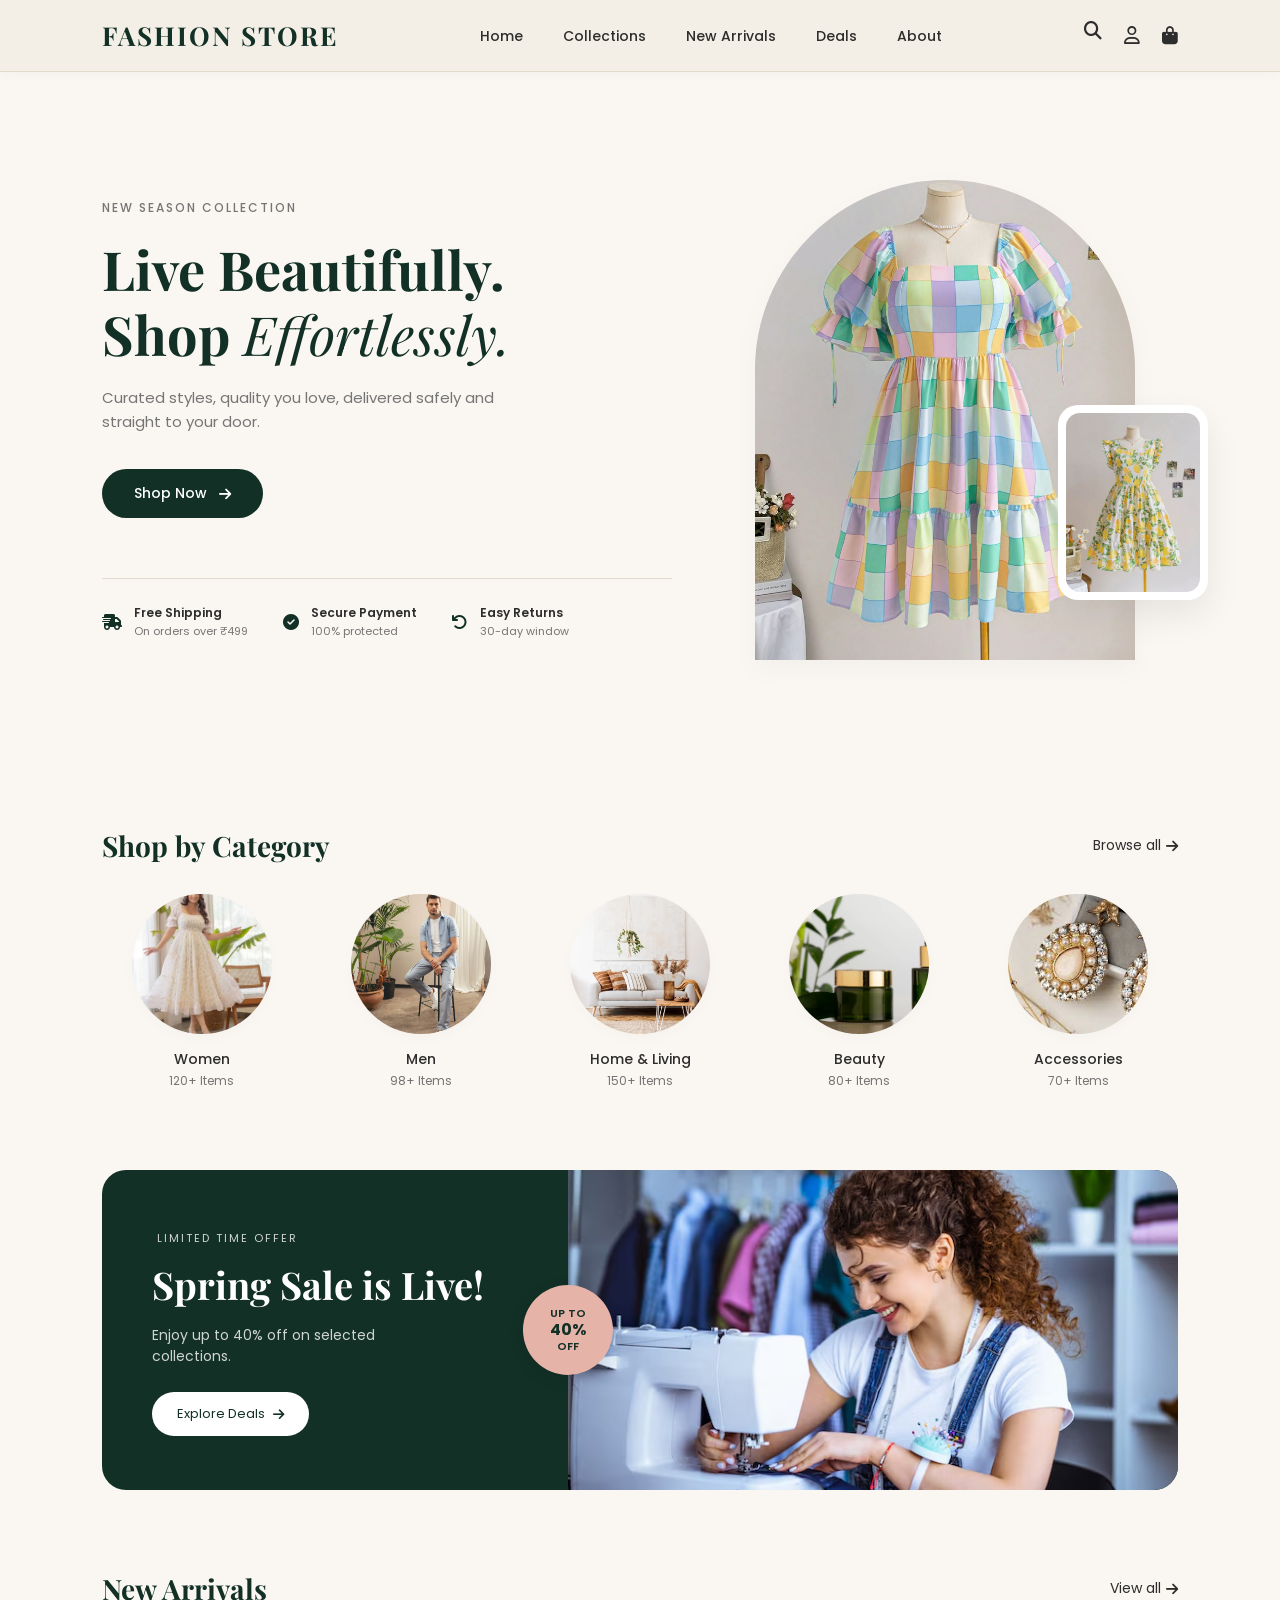
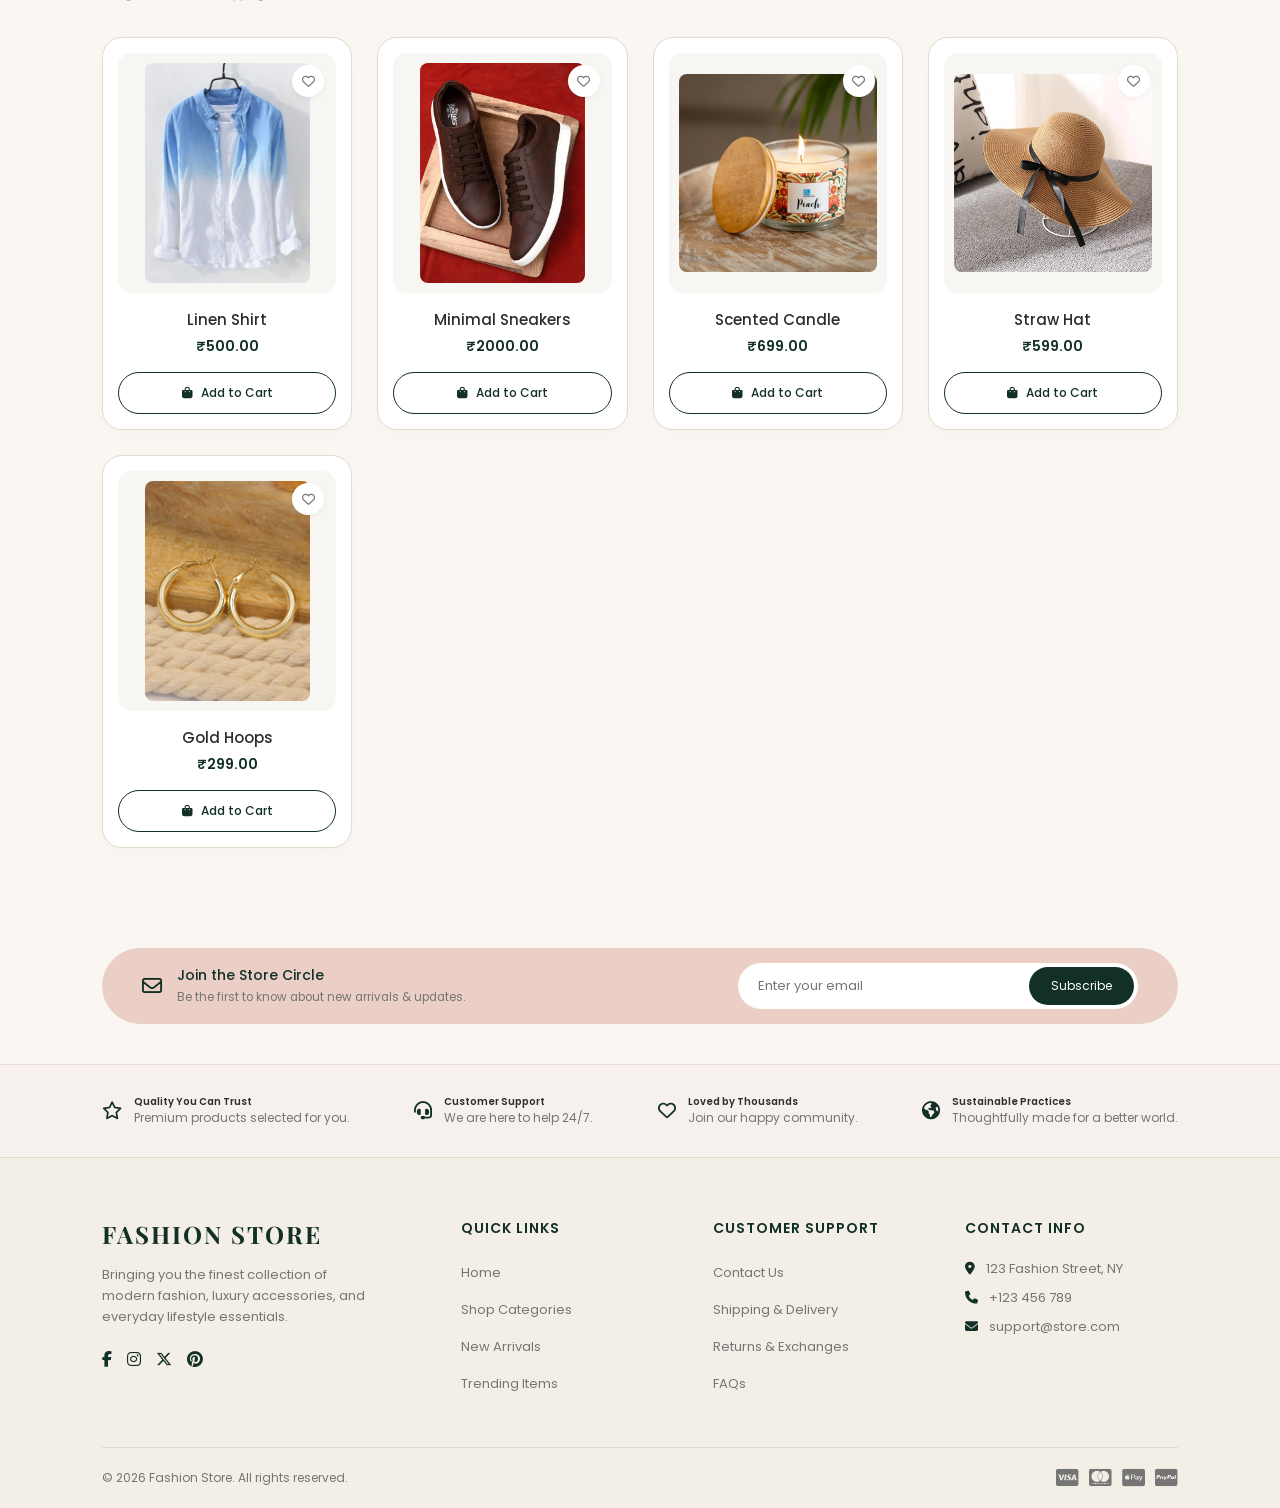
<file: index.html>
<!DOCTYPE html>
<html lang="en">

<head>
    <meta charset="UTF-8">
    <meta name="viewport" content="width=device-width, initial-scale=1.0">
    <title>Live Beautifully</title>
    <link rel="stylesheet" href="https://cdnjs.cloudflare.com/ajax/libs/font-awesome/6.7.2/css/all.min.css" />
    <link
        href="https://fonts.googleapis.com/css2?family=Playfair+Display:ital,wght@0,400;0,600;0,700;1,400&family=Poppins:wght@300;400;500;600&display=swap"
        rel="stylesheet">
    <link rel="stylesheet" href="indexshop.css">
</head>

<body>

    <header>
        <div class="logo">FASHION STORE</div>
        <nav>
            <a href="index.html">Home</a>
            <a href="collection.html">Collections</a>
            <a href="arrival.html">New Arrivals</a>
            <a href="deal.html">Deals</a>
            <a href="about.html">About</a>
        </nav>
        <div class="header-icons">
            <i class="fa-solid fa-magnifying-glass"></i>
            <a href="login.html" style="color:inherit;"><i class="fa-regular fa-user"></i></a>

            <a href="cart.html" class="cart-icon-wrapper" style="color:inherit;">
                <i class="fa-solid fa-bag-shopping"></i>
                <span id="cart-count-badge" class="cart-badge">0</span>
            </a>
            </div>
    </header>

    <main class="hero">
        <div class="hero-left">
            <div class="tagline">New Season Collection</div>
            <h1>Live Beautifully.<br> Shop <em>Effortlessly.</em></h1>
            <p>Curated styles, quality you love, delivered safely and straight to your door.</p>
            <a href="#" class="btn-dark"> Shop Now <i class="fa-solid fa-arrow-right"></i></a>

            <div class="hero-features">
                <div class="feature-item">
                    <i class="fa-solid fa-truck-fast"></i>
                    <div>
                        <span>Free Shipping</span>
                        <small>On orders over ₹499</small>
                    </div>
                </div>
                <div class="feature-item">
                    <i class="fa-solid fa-circle-check"></i>
                    <div>
                        <span>Secure Payment</span>
                        <small>100% protected</small>
                    </div>
                </div>
                <div class="feature-item">
                    <i class="fa-solid fa-arrow-rotate-left"></i>
                    <div>
                        <span>Easy Returns</span>
                        <small>30-day window</small>
                    </div>
                </div>
            </div>
        </div>

        <div class="hero-right">
            <div class="hero-image-frame">
                <img src="image/img12.jpg" alt="New Season Fashion">
            </div>

            <div class="floating-product-card">
                <img src="image/img7.jpg" alt="">
            </div>
        </div>
    </main>

    <section class="section-container">
        <div class="section-header">
            <h2>Shop by Category</h2>
            <a href="browser.html">Browse all <i class="fa-solid fa-arrow-right"></i></a>
        </div>

        <div class="category-grid">
            <div class="category-item">
                <div class="category-img-wrapper">
                    <img src="image/women.webp" alt="Women">
                </div>
                <h4>Women</h4>
                <p>120+ Items</p>
            </div>
            <div class="category-item">
                <div class="category-img-wrapper">
                    <img src="image/man.webp" alt="Men">
                </div>
                <h4>Men</h4>
                <p>98+ Items</p>
            </div>
            <div class="category-item">
                <div class="category-img-wrapper">
                    <img src="image/homeliving.webp" alt="Home">
                </div>
                <h4>Home & Living</h4>
                <p>150+ Items</p>
            </div>
            <div class="category-item">
                <div class="category-img-wrapper">
                    <img src="image/beauty.webp" alt="Beauty">
                </div>
                <h4>Beauty</h4>
                <p>80+ Items</p>
            </div>
            <div class="category-item">
                <div class="category-img-wrapper">
                    <img src="image/accessories.jpg" alt="Accessories">
                </div>
                <h4>Accessories</h4>
                <p>70+ Items</p>
            </div>
        </div>
    </section>

    <section class="promo-banner">
        <div class="promo-left">
            <small><i class="fa-solid fa-sparkles"></i> Limited Time Offer</small>
            <h3>Spring Sale is Live!</h3>
            <p>Enjoy up to 40% off on selected collections.</p>
            <a href="#" class="btn-light">Explore Deals <i class="fa-solid fa-arrow-right"></i></a>
        </div>
        <div class="promo-right">
            <div class="discount-badge">
                <span>UP TO</span>
                <strong>40%</strong>
                <span>OFF</span>
            </div>
        </div>
    </section>

   <section class="section-container">
        <div class="section-header">
            <h2>New Arrivals</h2>
            <a href="#">View all <i class="fa-solid fa-arrow-right"></i></a>
        </div>

        <div class="product-grid">
            <div class="product-card">
                <div class="product-img-holder">
                    <span class="wishlist-icon"><i class="fa-regular fa-heart"></i></span>
                    <img src="image/img15.jpg" alt="Shirt">
                </div>
                <div class="product-info">
                    <h4>Linen Shirt</h4>
                    <p>₹500.00</p>
                </div>
                <button class="btn-add-cart" onclick="universalAddToCart('Linen Shirt', '₹500.00', 'img15.jpg')">
                    <i class="fa-solid fa-bag-shopping"></i> Add to Cart
                </button>
            </div>

            <div class="product-card">
                <div class="product-img-holder">
                    <span class="wishlist-icon"><i class="fa-regular fa-heart"></i></span>
                    <img src="image/sneakers.jpg" alt="Sneakers">
                </div>
                <div class="product-info">
                    <h4>Minimal Sneakers</h4>
                    <p>₹2000.00</p>
                </div>
                <button class="btn-add-cart" onclick="universalAddToCart('Minimal Sneakers', '₹2,499.00', 'sneakers.jpg')">
                    <i class="fa-solid fa-bag-shopping"></i> Add to Cart
                </button>
            </div>

            <div class="product-card">
                <div class="product-img-holder">
                    <span class="wishlist-icon"><i class="fa-regular fa-heart"></i></span>
                    <img src="image/Scented Candle.webp" alt="Candle">
                </div>
                <div class="product-info">
                    <h4>Scented Candle</h4>
                    <p>₹699.00</p>
                </div>
                <button class="btn-add-cart" onclick="universalAddToCart('Scented Candle', '₹699.00', 'Scented Candle.webp')">
                    <i class="fa-solid fa-bag-shopping"></i> Add to Cart
                </button>
            </div>

            <div class="product-card">
                <div class="product-img-holder">
                    <span class="wishlist-icon"><i class="fa-regular fa-heart"></i></span>
                    <img src="image/Straw Hat.jpg" alt="Hat">
                </div>
                <div class="product-info">
                    <h4>Straw Hat</h4>
                    <p>₹599.00</p>
                </div>
                <button class="btn-add-cart" onclick="universalAddToCart('Straw Hat', '₹999.00', 'Straw Hat.jpg')">
                    <i class="fa-solid fa-bag-shopping"></i> Add to Cart
                </button>
            </div>

            <div class="product-card">
                <div class="product-img-holder">
                    <span class="wishlist-icon"><i class="fa-regular fa-heart"></i></span>
                    <img src="image/Gold Hoops.webp" alt="Hoops">
                </div>
                <div class="product-info">
                    <h4>Gold Hoops</h4>
                    <p>₹299.00</p>
                </div>
                <button class="btn-add-cart" onclick="universalAddToCart('Gold Hoops', '₹599.00', 'Gold Hoops.webp')">
                    <i class="fa-solid fa-bag-shopping"></i> Add to Cart
                </button>
            </div>
        </div>
    </section>

    <section class="newsletter-bar">
        <div class="news-left">
            <i class="fa-regular fa-envelope"></i>
            <span>Join the Store Circle <br><small style="color: var(--text-muted); font-weight: 400;">Be the first to
                    know about new arrivals & updates.</small></span>
        </div>
        <div class="news-right">
            <input type="email" placeholder="Enter your email">
            <button class="btn-subscribe">Subscribe</button>
        </div>
    </section>

    <section class="trust-footer">
        <div class="trust-item">
            <i class="fa-regular fa-star"></i>
            <div>
                <h5>Quality You Can Trust</h5>
                <p>Premium products selected for you.</p>
            </div>
        </div>
        <div class="trust-item">
            <i class="fa-solid fa-headset"></i>
            <div>
                <h5>Customer Support</h5>
                <p>We are here to help 24/7.</p>
            </div>
        </div>
        <div class="trust-item">
            <i class="fa-regular fa-heart"></i>
            <div>
                <h5>Loved by Thousands</h5>
                <p>Join our happy community.</p>
            </div>
        </div>
        <div class="trust-item">
            <i class="fa-solid fa-earth-americas"></i>
            <div>
                <h5>Sustainable Practices</h5>
                <p>Thoughtfully made for a better world.</p>
            </div>
        </div>
    </section>

    <footer class="main-footer">
        <div class="footer-grid">
            <div class="footer-about">
                <div class="footer-logo">FASHION STORE</div>
                <p>Bringing you the finest collection of modern fashion, luxury accessories, and everyday lifestyle
                    essentials.</p>
                <div class="footer-socials">
                    <a href="#"><i class="fa-brands fa-facebook-f"></i></a>
                    <a href="#"><i class="fa-brands fa-instagram"></i></a>
                    <a href="#"><i class="fa-brands fa-x-twitter"></i></a>
                    <a href="#"><i class="fa-brands fa-pinterest"></i></a>
                </div>
            </div>

            <div class="footer-column">
                <h4>Quick Links</h4>
                <ul>
                    <li><a href="index.html">Home</a></li>
                    <li><a href="collection.html">Shop Categories</a></li>
                    <li><a href="arrival.html">New Arrivals</a></li>
                    <li><a href="deal.html">Trending Items</a></li>
                </ul>
            </div>

            <div class="footer-column">
                <h4>Customer Support</h4>
                <ul>
                    <li><a href="#">Contact Us</a></li>
                    <li><a href="#">Shipping & Delivery</a></li>
                    <li><a href="#">Returns & Exchanges</a></li>
                    <li><a href="#">FAQs</a></li>
                </ul>
            </div>

            <div class="footer-column">
                <h4>Contact Info</h4>
                <p style="margin-bottom: 8px;"><i class="fa-solid fa-location-dot"
                        style="margin-right: 8px; color: var(--primary-dark);"></i> 123 Fashion Street, NY</p>
                <p style="margin-bottom: 8px;"><i class="fa-solid fa-phone"
                        style="margin-right: 8px; color: var(--primary-dark);"></i> +123 456 789</p>
                <p><i class="fa-solid fa-envelope" style="margin-right: 8px; color: var(--primary-dark);"></i>
                    support@store.com</p>
            </div>
        </div>

        <div class="footer-bottom">
            <p>&copy; 2026 Fashion Store. All rights reserved.</p>
            <div class="footer-payments">
                <i class="fa-brands fa-cc-visa"></i>
                <i class="fa-brands fa-cc-mastercard"></i>
                <i class="fa-brands fa-cc-apple-pay"></i>
                <i class="fa-brands fa-cc-paypal"></i>
            </div>
        </div>
    </footer>
 <script src="indexshop.js"></script>
</body>

</html>
</file>
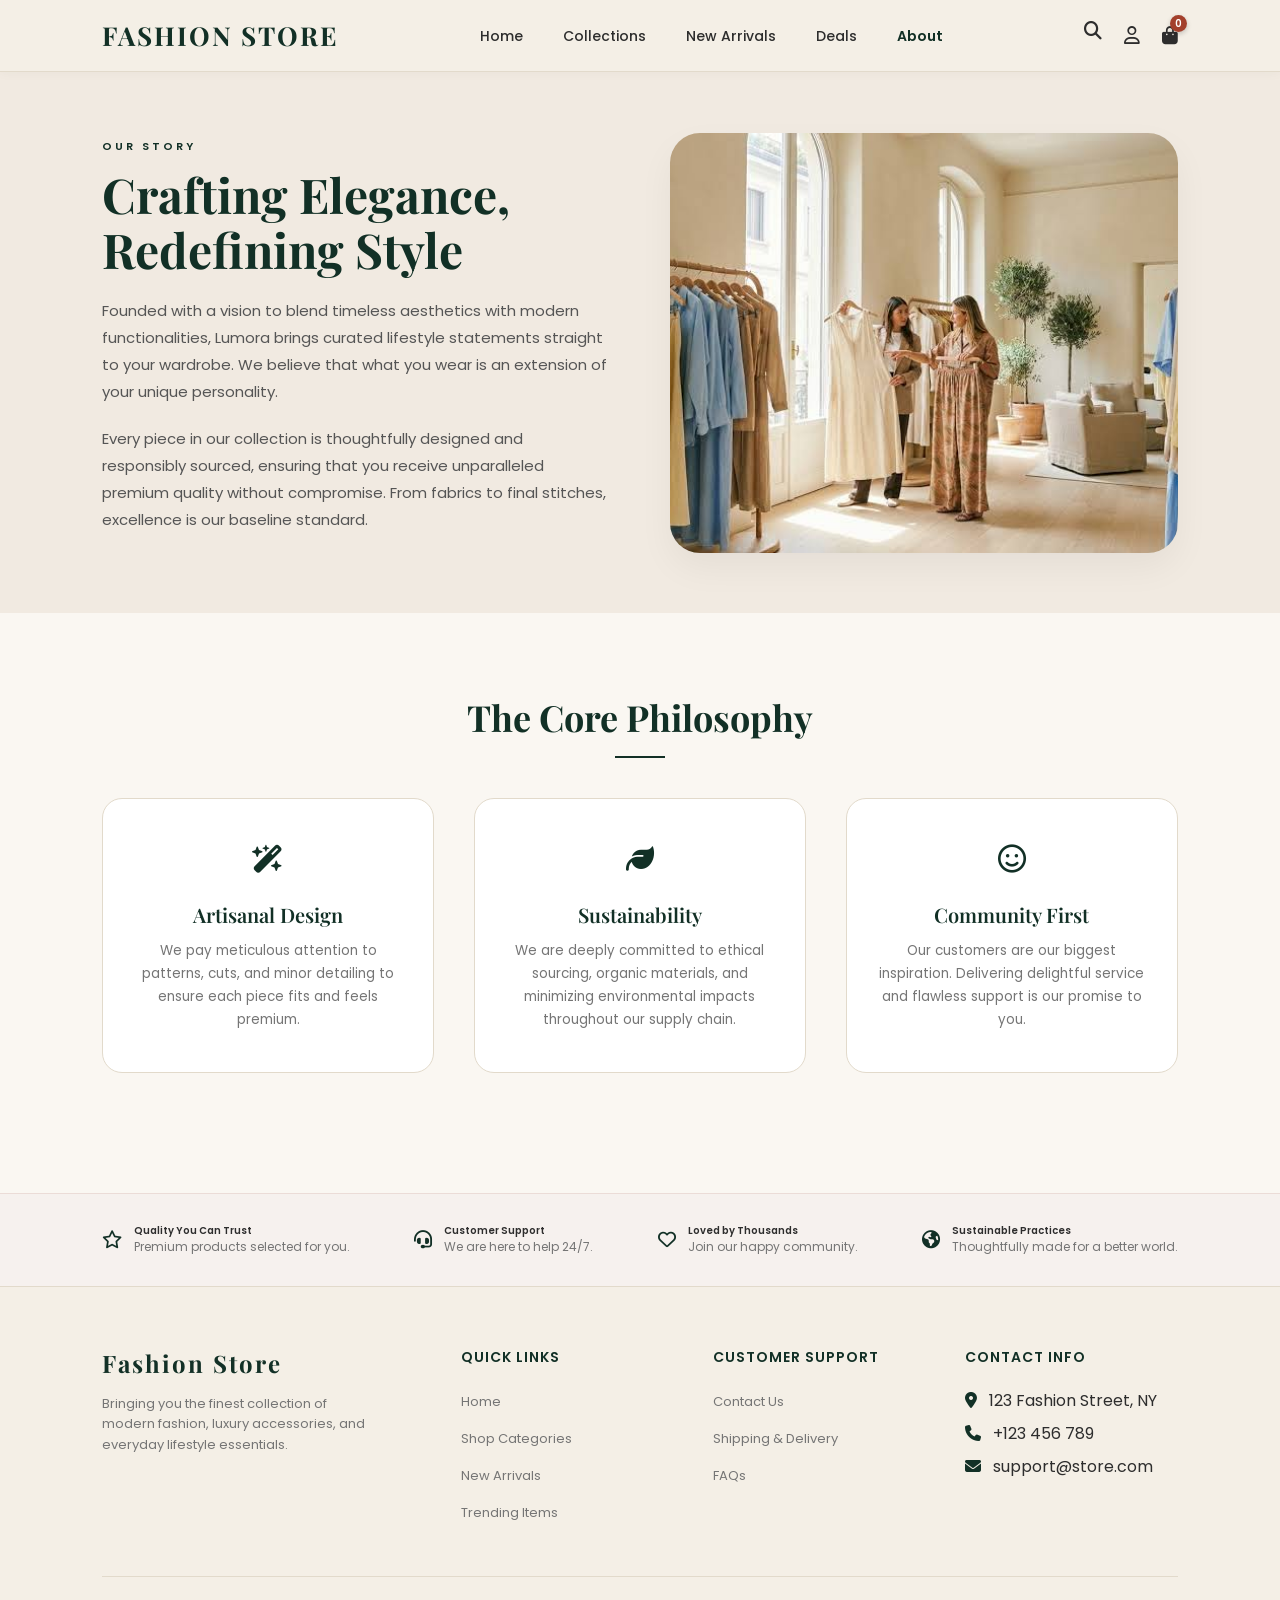
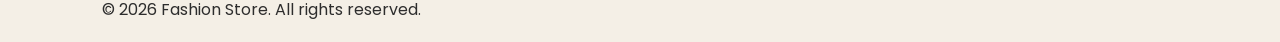
<file: about.html>
<!DOCTYPE html>
<html lang="en">
<head>
    <meta charset="UTF-8">
    <meta name="viewport" content="width=device-width, initial-scale=1.0">
    <title>Our Story </title>
    <link rel="stylesheet" href="https://cdnjs.cloudflare.com/ajax/libs/font-awesome/6.7.2/css/all.min.css" />
    <link href="https://fonts.googleapis.com/css2?family=Playfair+Display:ital,wght@0,400;0,600;0,700;1,400&family=Poppins:wght@300;400;500;600&display=swap" rel="stylesheet">
    <link rel="stylesheet" href="about.css">
</head>
<body>

    <header>
        <a href="#" class="logo">FASHION STORE</a>
        <nav>
            <a href="index.html">Home</a>
            <a href="collection.html">Collections</a>
            <a href="arrival.html">New Arrivals</a>
            <a href="deal.html">Deals</a>
            <a href="about.html" class="active">About</a>
        </nav>
            <div class="header-icons">
            <i class="fa-solid fa-magnifying-glass"></i>
            <a href="login.html" style="color:inherit;"><i class="fa-regular fa-user"></i></a>

            <div class="cart-icon-wrapper" onclick="window.location.href='cart.html'">
                <i class="fa-solid fa-bag-shopping"></i>
                <span class="cart-badge" id="global-cart-badge">0</span>
            </div>
        </div>
    </header>

    <section class="about-hero">
        <div class="about-hero-content">
            <span class="about-sub">Our Story</span>
            <h1>Crafting Elegance, Redefining Style</h1>
            <p>Founded with a vision to blend timeless aesthetics with modern functionalities, Lumora brings curated lifestyle statements straight to your wardrobe. We believe that what you wear is an extension of your unique personality.</p>
            <p>Every piece in our collection is thoughtfully designed and responsibly sourced, ensuring that you receive unparalleled premium quality without compromise. From fabrics to final stitches, excellence is our baseline standard.</p>
        </div>
        <div class="about-hero-img">
            <img src="image/banner1.jpg" alt="Our Studio Workshop">
        </div>
    </section>

    <section class="philosophy-section">
        <h2 class="section-title">The Core Philosophy</h2>
        
        <div class="values-grid">
            <div class="value-card">
                <div class="value-icon"><i class="fa-solid fa-wand-magic-sparkles"></i></div>
                <h3>Artisanal Design</h3>
                <p>We pay meticulous attention to patterns, cuts, and minor detailing to ensure each piece fits and feels premium.</p>
            </div>
       
            <div class="value-card">
                <div class="value-icon"><i class="fa-solid fa-leaf"></i></div>
                <h3>Sustainability</h3>
                <p>We are deeply committed to ethical sourcing, organic materials, and minimizing environmental impacts throughout our supply chain.</p>
            </div>

            <div class="value-card">
                <div class="value-icon"><i class="fa-regular fa-face-smile"></i></div>
                <h3>Community First</h3>
                <p>Our customers are our biggest inspiration. Delivering delightful service and flawless support is our promise to you.</p>
            </div>
        </div>
    </section>

    <section class="trust-footer">
        <div class="trust-item">
            <i class="fa-regular fa-star"></i>
            <div>
                <h5>Quality You Can Trust</h5>
                <p>Premium products selected for you.</p>
            </div>
        </div>
        <div class="trust-item">
            <i class="fa-solid fa-headset"></i>
            <div>
                <h5>Customer Support</h5>
                <p>We are here to help 24/7.</p>
            </div>
        </div>
        <div class="trust-item">
            <i class="fa-regular fa-heart"></i>
            <div>
                <h5>Loved by Thousands</h5>
                <p>Join our happy community.</p>
            </div>
        </div>
        <div class="trust-item">
            <i class="fa-solid fa-earth-americas"></i>
            <div>
                <h5>Sustainable Practices</h5>
                <p>Thoughtfully made for a better world.</p>
            </div>
        </div>
    </section>

    <footer class="main-footer">
        <div class="footer-grid">
            <div class="footer-about">
                <div class="footer-logo">Fashion Store</div>
                <p>Bringing you the finest collection of modern fashion, luxury accessories, and everyday lifestyle essentials.</p>
            </div>
            <div class="footer-column">
                <h4>Quick Links</h4>
                  <ul>
                    <li><a href="index.html">Home</a></li>
                    <li><a href="collection.html">Shop Categories</a></li>
                    <li><a href="arrival.html">New Arrivals</a></li>
                    <li><a href="deal.html">Trending Items</a></li>
                </ul>
            </div>
            <div class="footer-column">
                <h4>Customer Support</h4>
                <ul>
                    <li><a href="#">Contact Us</a></li>
                    <li><a href="#">Shipping & Delivery</a></li>
                    <li><a href="#">FAQs</a></li>
                </ul>
            </div>
            <div class="footer-column">
                <h4>Contact Info</h4>
                <p style="margin-bottom: 8px;"><i class="fa-solid fa-location-dot" style="margin-right: 8px; color: var(--primary-dark);"></i> 123 Fashion Street, NY</p>
                   <p style="margin-bottom: 8px;"><i class="fa-solid fa-phone"
                        style="margin-right: 8px; color: var(--primary-dark);"></i> +123 456 789</p>
                <p><i class="fa-solid fa-envelope" style="margin-right: 8px; color: var(--primary-dark);"></i> support@store.com</p>
            </div>
        </div>
        <div class="footer-bottom">
            <p>&copy; 2026 Fashion Store. All rights reserved.</p>
        </div>
    </footer>
<script src="about.js"></script>
</body>
</html>
</file>
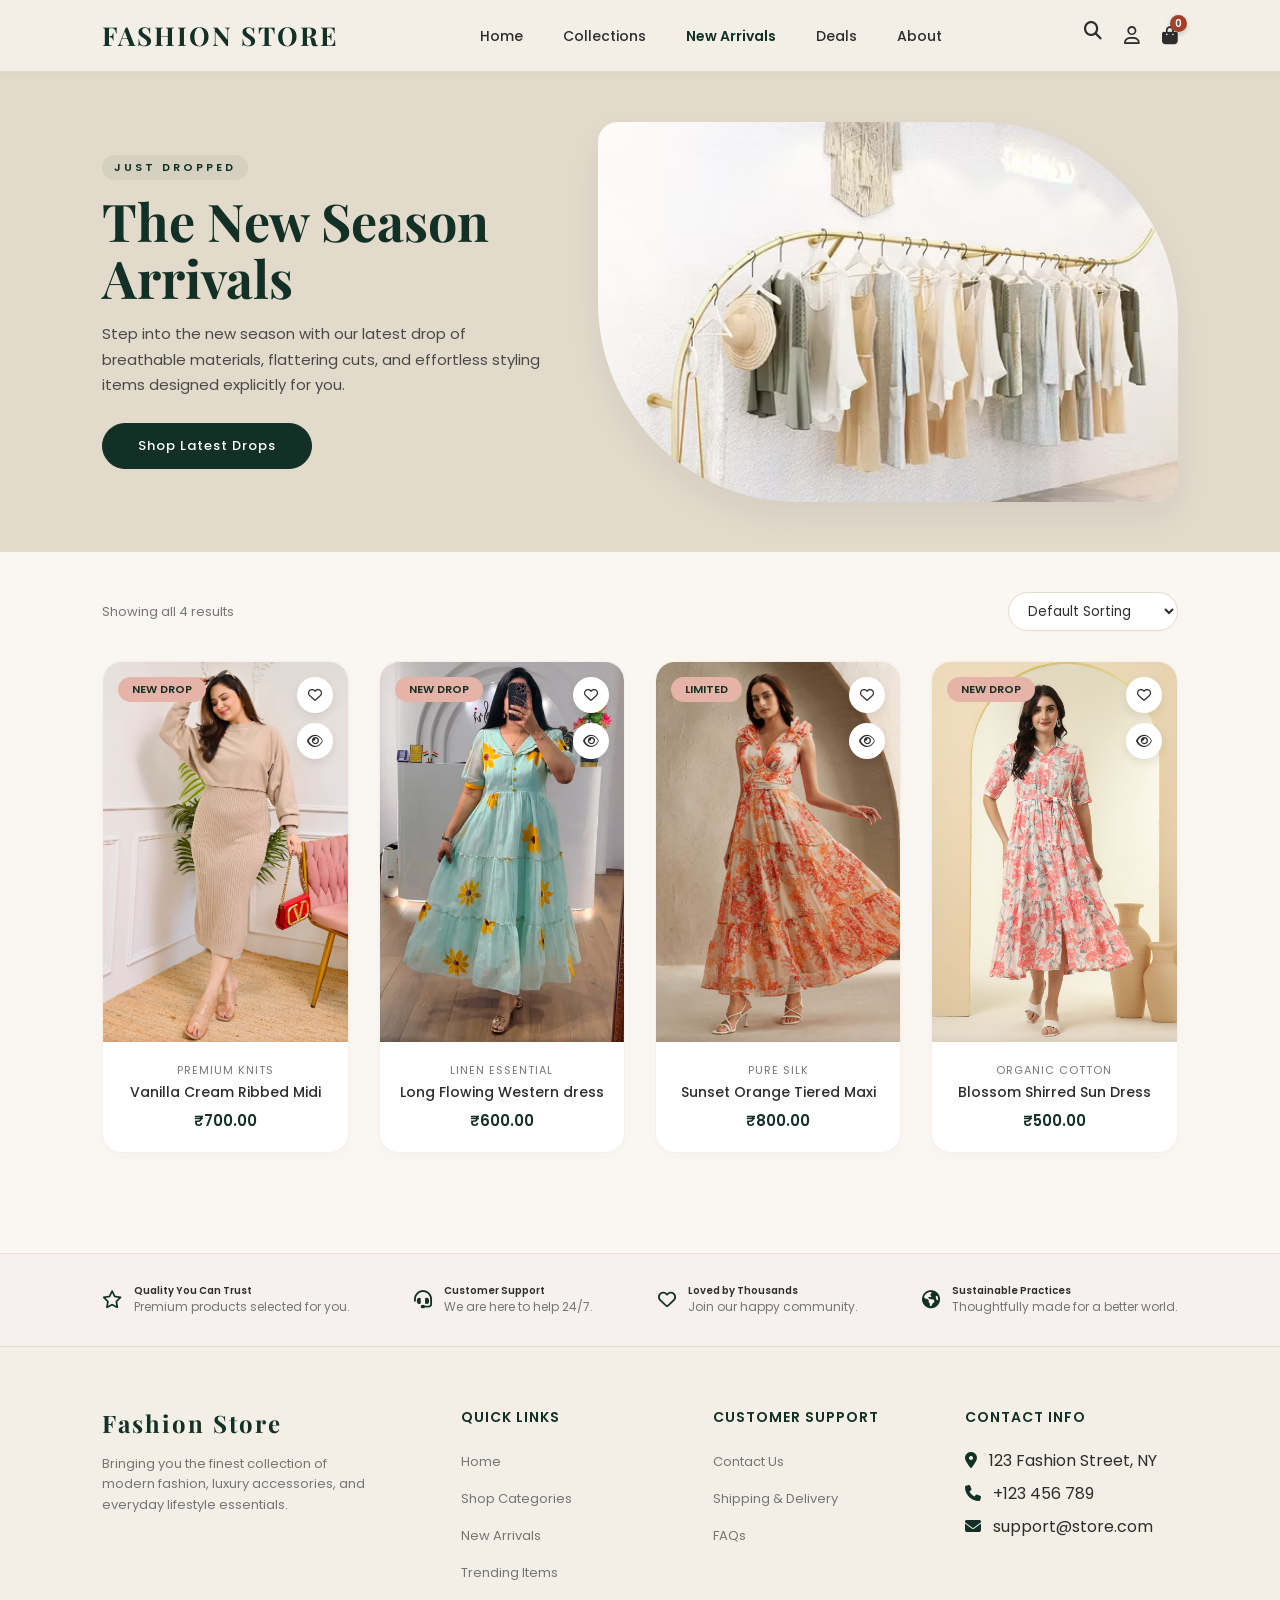
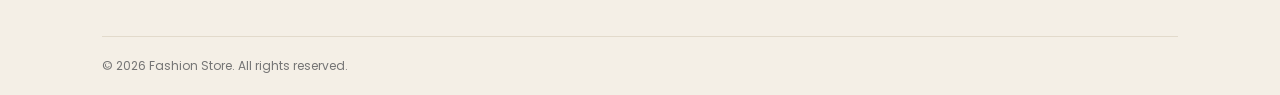
<file: arrival.html>
<!DOCTYPE html>
<html lang="en">
<head>
    <meta charset="UTF-8">
    <meta name="viewport" content="width=device-width, initial-scale=1.0">
    <title>New Arrivals </title>
    <link rel="stylesheet" href="https://cdnjs.cloudflare.com/ajax/libs/font-awesome/6.7.2/css/all.min.css" />
    <link href="https://fonts.googleapis.com/css2?family=Playfair+Display:ital,wght@0,400;0,600;0,700;1,400&family=Poppins:wght@300;400;500;600&display=swap" rel="stylesheet">
    <link rel="stylesheet" href="arrival.css">
</head>
<body>

    <header>
        <a href="#" class="logo">FASHION STORE</a>
        <nav>
            <a href="index.html">Home</a>
            <a href="collection.html">Collections</a>
            <a href="arrival.html" class="active">New Arrivals</a>
            <a href="deal.html">Deals</a>
            <a href="about.html">About</a>
        </nav>
        <div class="header-icons">
            <i class="fa-solid fa-magnifying-glass"></i>
            <a href="login.html" style="color:inherit;"><i class="fa-regular fa-user"></i></a>

            <div class="cart-icon-wrapper" onclick="window.location.href='cart.html'">
                <i class="fa-solid fa-bag-shopping"></i>
                <span class="cart-badge" id="global-cart-badge">0</span>
            </div>
        </div>
    </header>

    <section class="arrivals-hero-container">
        <div class="hero-text-content">
            <span class="new-tag-line">Just Dropped</span>
            <h1>The New Season Arrivals</h1>
            <p>Step into the new season with our latest drop of breathable materials, flattering cuts, and effortless styling items designed explicitly for you.</p>
            <a href="#new-grid" class="hero-btn">Shop Latest Drops</a>
        </div>

        <div class="hero-landscape-img">
            <img src="image/newcollection.avif" alt="New Arrival Banner Image">
        </div>
    </section>

    <main class="collection-container">
        
        <div class="products-toolbar">
            <span id="result-counter">Showing all 4 results</span>
            
            <select id="sort-select" onchange="sortProducts()">
                <option value="default">Default Sorting</option>
                <option value="low-high">Price: Low to High</option>
                <option value="high-low">Price: High to Low</option>
            </select>
        </div>

        <div class="dress-grid" id="new-grid">
            
            <div class="dress-card" data-price="700" data-order="1">
                <div class="dress-img-holder">
                    <span class="tag-badge">New Drop</span>
                    <img src="image/Vanilla Cream Ribbed Midi.webp" alt="New Arrival Dress">
                    <div class="card-actions">
                        <button class="action-btn"><i class="fa-regular fa-heart"></i></button>
                        <button class="action-btn"><i class="fa-regular fa-eye"></i></button>
                    </div>
                    <div class="add-to-cart-overlay">
                        <button class="btn-cart-trigger">Quick Add to Cart</button>
                    </div>
                </div>
                <div class="dress-info">
                    <span>Premium Knits</span>
                    <h4>Vanilla Cream Ribbed Midi</h4>
                    <div class="dress-price">₹700.00</div>
                </div>
            </div>

            <div class="dress-card" data-price="600" data-order="2">
                <div class="dress-img-holder">
                    <span class="tag-badge">New Drop</span>
                    <img src="image/Long Flowing Western dress.webp" alt="New Arrival Dress">
                    <div class="card-actions">
                        <button class="action-btn"><i class="fa-regular fa-heart"></i></button>
                        <button class="action-btn"><i class="fa-regular fa-eye"></i></button>
                    </div>
                    <div class="add-to-cart-overlay">
                        <button class="btn-cart-trigger">Quick Add to Cart</button>
                    </div>
                </div>
                <div class="dress-info">
                    <span>Linen Essential</span>
                    <h4>Long Flowing Western dress</h4>
                    <div class="dress-price">₹600.00</div>
                </div>
            </div>

            <div class="dress-card" data-price="800" data-order="3">
                <div class="dress-img-holder">
                    <span class="tag-badge">Limited</span>
                    <img src="image/Sunset Orange Tiered Maxi.webp" alt="New Arrival Dress">
                    <div class="card-actions">
                        <button class="action-btn"><i class="fa-regular fa-heart"></i></button>
                        <button class="action-btn"><i class="fa-regular fa-eye"></i></button>
                    </div>
                    <div class="add-to-cart-overlay">
                        <button class="btn-cart-trigger">Quick Add to Cart</button>
                    </div>
                </div>
                <div class="dress-info">
                    <span>Pure Silk</span>
                    <h4>Sunset Orange Tiered Maxi</h4>
                    <div class="dress-price">₹800.00</div>
                </div>
            </div>

            <div class="dress-card" data-price="500" data-order="4">
                <div class="dress-img-holder">
                    <span class="tag-badge">New Drop</span>
                    <img src="image/Blossom Shirred Sun Dress.jpg" alt="New Arrival Dress">
                    <div class="card-actions">
                        <button class="action-btn"><i class="fa-regular fa-heart"></i></button>
                        <button class="action-btn"><i class="fa-regular fa-eye"></i></button>
                    </div>
                    <div class="add-to-cart-overlay">
                        <button class="btn-cart-trigger">Quick Add to Cart</button>
                    </div>
                </div>
                <div class="dress-info">
                    <span>Organic Cotton</span>
                    <h4>Blossom Shirred Sun Dress</h4>
                    <div class="dress-price">₹500.00</div>
                </div>
            </div>

        </div>
    </main>

    <section class="trust-footer">
        <div class="trust-item">
            <i class="fa-regular fa-star"></i>
            <div>
                <h5>Quality You Can Trust</h5>
                <p>Premium products selected for you.</p>
            </div>
        </div>
        <div class="trust-item">
            <i class="fa-solid fa-headset"></i>
            <div>
                <h5>Customer Support</h5>
                <p>We are here to help 24/7.</p>
            </div>
        </div>
        <div class="trust-item">
            <i class="fa-regular fa-heart"></i>
            <div>
                <h5>Loved by Thousands</h5>
                <p>Join our happy community.</p>
            </div>
        </div>
        <div class="trust-item">
            <i class="fa-solid fa-earth-americas"></i>
            <div>
                <h5>Sustainable Practices</h5>
                <p>Thoughtfully made for a better world.</p>
            </div>
        </div>
    </section>

    <footer class="main-footer">
        <div class="footer-grid">
            <div class="footer-about">
                <div class="footer-logo">Fashion Store</div>
                <p>Bringing you the finest collection of modern fashion, luxury accessories, and everyday lifestyle essentials.</p>
            </div>
            <div class="footer-column">
                <h4>Quick Links</h4>
                  <ul>
                    <li><a href="index.html">Home</a></li>
                    <li><a href="collection.html">Shop Categories</a></li>
                    <li><a href="arrival.html">New Arrivals</a></li>
                    <li><a href="deal.html">Trending Items</a></li>
                </ul>
            </div>
            <div class="footer-column">
                <h4>Customer Support</h4>
                <ul>
                    <li><a href="#">Contact Us</a></li>
                    <li><a href="#">Shipping & Delivery</a></li>
                    <li><a href="#">FAQs</a></li>
                </ul>
            </div>
            <div class="footer-column">
                <h4>Contact Info</h4>
                <p style="margin-bottom: 8px;"><i class="fa-solid fa-location-dot" style="margin-right: 8px; color: var(--primary-dark);"></i> 123 Fashion Street, NY</p>
                   <p style="margin-bottom: 8px;"><i class="fa-solid fa-phone"
                        style="margin-right: 8px; color: var(--primary-dark);"></i> +123 456 789</p>
                <p><i class="fa-solid fa-envelope" style="margin-right: 8px; color: var(--primary-dark);"></i> support@store.com</p>
            </div>
        </div>
        <div class="footer-bottom">
            <p>&copy; 2026 Fashion Store. All rights reserved.</p>
        </div>
    </footer>
<script src="arrival.js"></script>
</body>
</html>
</file>
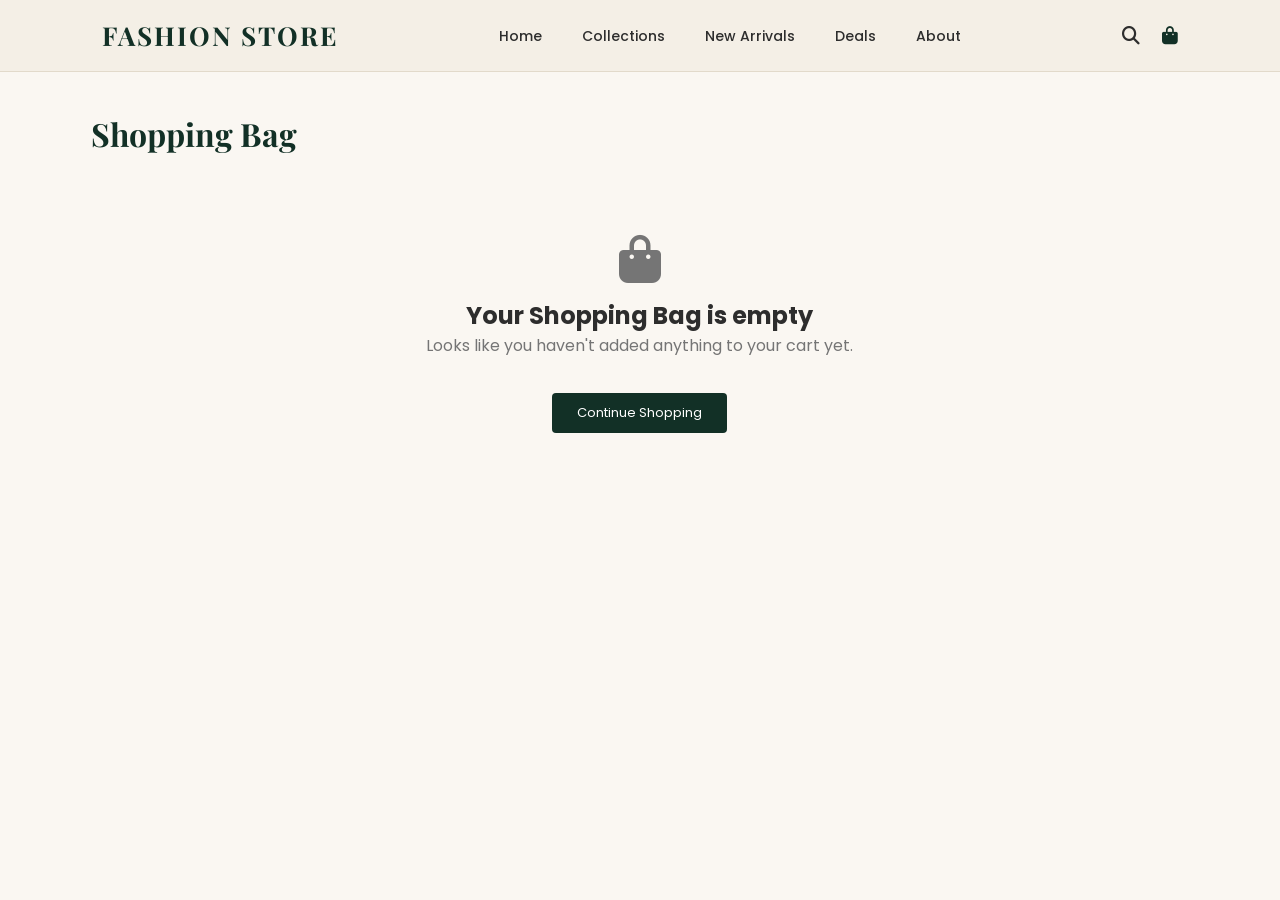
<file: cart.html>
<!DOCTYPE html>
<html lang="en">
<head>
    <meta charset="UTF-8">
    <meta name="viewport" content="width=device-width, initial-scale=1.0">
    <title>Your Shopping Bag </title>
    <link rel="stylesheet" href="https://cdnjs.cloudflare.com/ajax/libs/font-awesome/6.7.2/css/all.min.css" />
    <link href="https://fonts.googleapis.com/css2?family=Playfair+Display:ital,wght@0,400;0,600;0,700;1,400&family=Poppins:wght@300;400;500;600&display=swap" rel="stylesheet">
    <link rel="stylesheet" href="cart.css">
</head>
<body>

    <header>
        <a href="shop.html" class="logo">FASHION STORE</a>
        <nav>
            <a href="index.html">Home</a>
            <a href="collection.html">Collections</a>
            <a href="arrival.html">New Arrivals</a>
            <a href="deal.html" class="active">Deals</a>
            <a href="about.html">About</a>
        </nav>
        <div class="header-icons">
            <i class="fa-solid fa-magnifying-glass" style="cursor: pointer;"></i>
            <i class="fa-solid fa-bag-shopping" style="color: var(--primary-dark);"></i>
        </div>
    </header>

    <main class="cart-wrapper">
        <h1 class="cart-title">Shopping Bag</h1>
        
        <div class="cart-container" id="main-cart-layout">
            <div class="cart-items-panel">
                <table class="cart-table">
                    <thead>
                        <tr>
                            <th>Product</th>
                            <th>Price</th>
                            <th>Qty</th>
                            <th>Subtotal</th>
                            <th></th>
                        </tr>
                    </thead>
                    <tbody id="cart-table-body">
                        </tbody>
                </table>
            </div>

            <div class="summary-panel">
                <h3>Order Summary</h3>
                <div class="summary-row">
                    <span>Bag Subtotal</span>
                    <span id="bag-subtotal">₹0.00</span>
                </div>
                <div class="summary-row">
                    <span>Shipping</span>
                    <span style="color: #123026; font-weight: 500;">FREE</span>
                </div>
                <div class="summary-row total">
                    <span>Estimated Total</span>
                    <span id="bag-total">₹0.00</span>
                </div>
                <button class="btn-checkout" onclick="alert('Proceeding to Secure Checkout Logic...')">Proceed to Checkout</button>
            </div>
        </div>
    </main>
<script src="cart.js"></script>
</body>
</html>
</file>
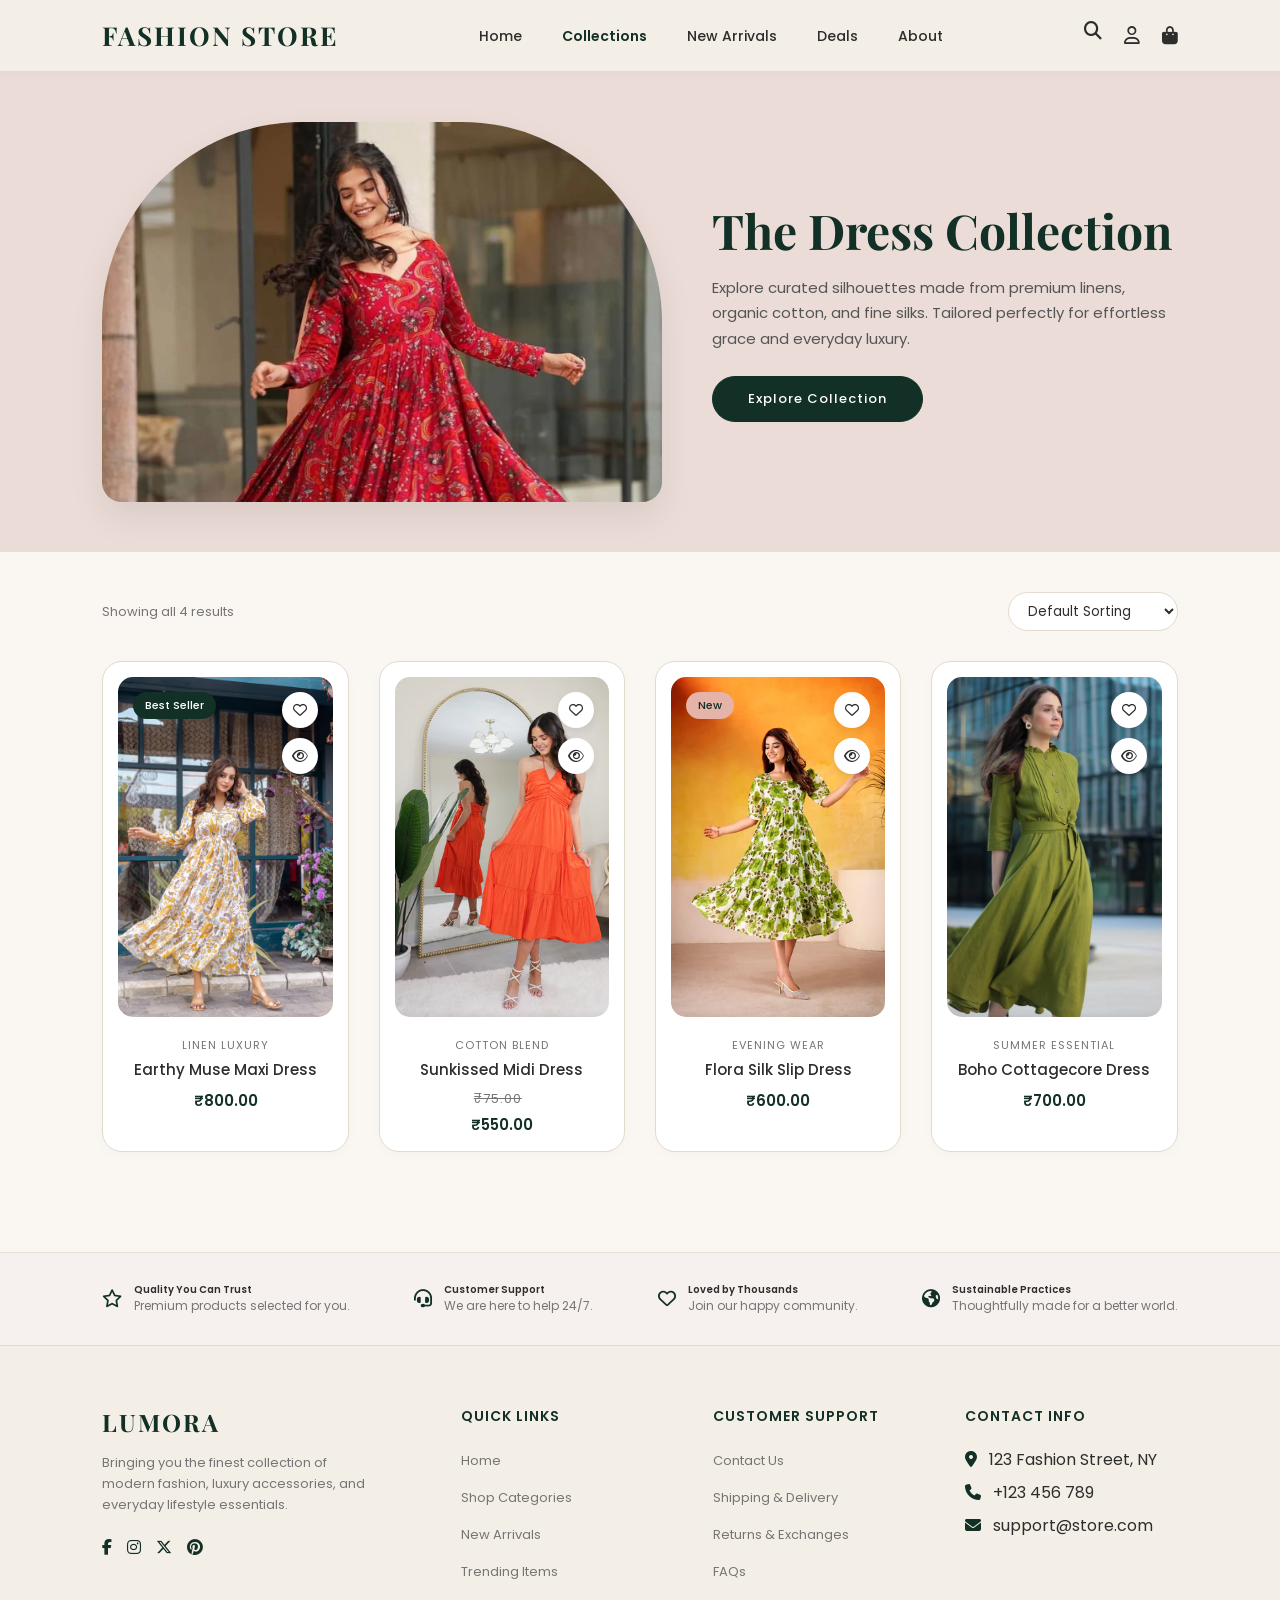
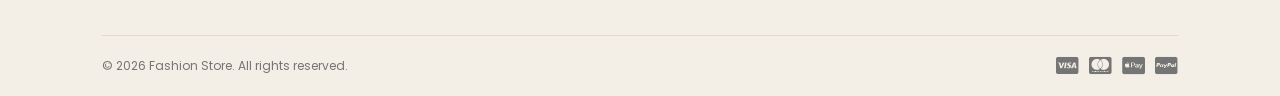
<file: collection.html>
<!DOCTYPE html>
<html lang="en">

<head>
    <meta charset="UTF-8">
    <meta name="viewport" content="width=device-width, initial-scale=1.0">
    <title>Dress Collection</title>
    <link rel="stylesheet" href="https://cdnjs.cloudflare.com/ajax/libs/font-awesome/6.7.2/css/all.min.css" />
    <link
        href="https://fonts.googleapis.com/css2?family=Playfair+Display:ital,wght@0,400;0,600;0,700;1,400&family=Poppins:wght@300;400;500;600&display=swap"
        rel="stylesheet">
    <link rel="stylesheet" href="collection.css">
</head>

<body>

    <header>
        <a href="#" class="logo">FASHION STORE</a>
        <nav>
            <a href="index.html">Home</a>
            <a href="collection.html" class="active">Collections</a>
            <a href="arrival.html">New Arrivals</a>
            <a href="deal.html">Deals</a>
            <a href="about.html">About</a>
        </nav>
        <div class="header-icons">
            <i class="fa-solid fa-magnifying-glass"></i>
            <a href="login.html" style="color:inherit;"><i class="fa-regular fa-user"></i></a>

            <a href="cart.html" class="cart-icon-wrapper" style="color:inherit;">
                <i class="fa-solid fa-bag-shopping"></i>
                <span id="cart-count-badge" class="cart-badge">0</span>
            </a>
            </div>
    </header>

    <section class="collection-hero-container">
        <div class="hero-landscape-img">
            <img src="image/collection.webp" alt="Premium Dress Landscape">
        </div>

        <div class="hero-text-content">
            <h1>The Dress Collection</h1>
            <p>Explore curated silhouettes made from premium linens, organic cotton, and fine silks. Tailored perfectly
                for effortless grace and everyday luxury.</p>
            <a href="#dress-grid" class="hero-btn">Explore Collection</a>
        </div>
    </section>

    <main class="collection-container">

        <div class="products-toolbar">
            <span id="result-counter">Showing all 4 results</span>

            <select id="sort-select" onchange="sortProducts()">
                <option value="default">Default Sorting</option>
                <option value="low-high">Price: Low to High</option>
                <option value="high-low">Price: High to Low</option>
            </select>
        </div>

        <div class="dress-grid" id="dress-grid">

            <div class="dress-card" data-price="800">
                <div class="dress-img-holder">
                    <span class="tag-badge">Best Seller</span>
                    <img src="image/Earthy Muse Maxi Dress.webp" alt="Dress">
                    <div class="card-actions">
                        <button class="action-btn"><i class="fa-regular fa-heart"></i></button>
                        <button class="action-btn"><i class="fa-regular fa-eye"></i></button>
                    </div>
                    <div class="add-to-cart-overlay">
                        <button class="btn-cart-trigger"
                            onclick="addToCart('Earthy Muse Maxi Dress', '₹800.00', 'Earthy Muse Maxi Dress.webp')">Quick
                            Add to Cart</button>
                    </div>
                </div>
                <div class="dress-info">
                    <span>Linen Luxury</span>
                    <h4>Earthy Muse Maxi Dress</h4>
                    <div class="dress-price">₹800.00</div>
                </div>
            </div>

            <div class="dress-card" data-price="550">
                <div class="dress-img-holder">
                    <img src="image/Sunkissed Midi Dress.webp" alt="Dress">
                    <div class="card-actions">
                        <button class="action-btn"><i class="fa-regular fa-heart"></i></button>
                        <button class="action-btn"><i class="fa-regular fa-eye"></i></button>
                    </div>
                    <div class="add-to-cart-overlay">
                        <button class="btn-cart-trigger"
                            onclick="addToCart('Sunkissed Midi Dress', '₹550.00', 'Sunkissed Midi Dress.webp')">Quick
                            Add to Cart</button>
                    </div>
                </div>
                <div class="dress-info">
                    <span>Cotton Blend</span>
                    <h4>Sunkissed Midi Dress</h4>
                    <div class="dress-price"><span class="old-price">₹75.00</span>₹550.00</div>
                </div>
            </div>

            <div class="dress-card" data-price="600">
                <div class="dress-img-holder">
                    <span class="tag-badge" style="background-color: #e5b3a7; color: #123026;">New</span>
                    <img src="image/Flora Silk Slip Dress.webp" alt="Dress">
                    <div class="card-actions">
                        <button class="action-btn"><i class="fa-regular fa-heart"></i></button>
                        <button class="action-btn"><i class="fa-regular fa-eye"></i></button>
                    </div>
                    <div class="add-to-cart-overlay">
                        <button class="btn-cart-trigger"
                            onclick="addToCart('Flora Silk Slip Dress', '₹600.00', 'Flora Silk Slip Dress.webp')">Quick
                            Add to Cart</button>
                    </div>
                </div>
                <div class="dress-info">
                    <span>Evening Wear</span>
                    <h4>Flora Silk Slip Dress</h4>
                    <div class="dress-price">₹600.00</div>
                </div>
            </div>

            <div class="dress-card" data-price="700">
                <div class="dress-img-holder">
                    <img src="image/Boho Cottagecore Dress.webp" alt="Dress">
                    <div class="card-actions">
                        <button class="action-btn"><i class="fa-regular fa-heart"></i></button>
                        <button class="action-btn"><i class="fa-regular fa-eye"></i></button>
                    </div>
                    <div class="add-to-cart-overlay">
                        <button class="btn-cart-trigger"
                            onclick="addToCart('Boho Cottagecore Dress', '₹700.00', 'Boho Cottagecore Dress.webp')">Quick
                            Add to Cart</button>
                    </div>
                </div>
                <div class="dress-info">
                    <span>Summer Essential</span>
                    <h4>Boho Cottagecore Dress</h4>
                    <div class="dress-price">₹700.00</div>
                </div>
            </div>

        </div>

    </main>

    <section class="trust-footer">
        <div class="trust-item">
            <i class="fa-regular fa-star"></i>
            <div>
                <h5>Quality You Can Trust</h5>
                <p>Premium products selected for you.</p>
            </div>
        </div>
        <div class="trust-item">
            <i class="fa-solid fa-headset"></i>
            <div>
                <h5>Customer Support</h5>
                <p>We are here to help 24/7.</p>
            </div>
        </div>
        <div class="trust-item">
            <i class="fa-regular fa-heart"></i>
            <div>
                <h5>Loved by Thousands</h5>
                <p>Join our happy community.</p>
            </div>
        </div>
        <div class="trust-item">
            <i class="fa-solid fa-earth-americas"></i>
            <div>
                <h5>Sustainable Practices</h5>
                <p>Thoughtfully made for a better world.</p>
            </div>
        </div>
    </section>

    <footer class="main-footer">
        <div class="footer-grid">
            <div class="footer-about">
                <div class="footer-logo">LUMORA</div>
                <p>Bringing you the finest collection of modern fashion, luxury accessories, and everyday lifestyle
                    essentials.</p>
                <div class="footer-socials">
                    <a href="#"><i class="fa-brands fa-facebook-f"></i></a>
                    <a href="#"><i class="fa-brands fa-instagram"></i></a>
                    <a href="#"><i class="fa-brands fa-x-twitter"></i></a>
                    <a href="#"><i class="fa-brands fa-pinterest"></i></a>
                </div>
            </div>

            <div class="footer-column">
                <h4>Quick Links</h4>
                <ul>
                    <li><a href="index.html">Home</a></li>
                    <li><a href="collection.html">Shop Categories</a></li>
                    <li><a href="arrival.html">New Arrivals</a></li>
                    <li><a href="deal.html">Trending Items</a></li>
                </ul>
            </div>

            <div class="footer-column">
                <h4>Customer Support</h4>
                <ul>
                    <li><a href="#">Contact Us</a></li>
                    <li><a href="#">Shipping & Delivery</a></li>
                    <li><a href="#">Returns & Exchanges</a></li>
                    <li><a href="#">FAQs</a></li>
                </ul>
            </div>

            <div class="footer-column">
                <h4>Contact Info</h4>
                <p style="margin-bottom: 8px;"><i class="fa-solid fa-location-dot"
                        style="margin-right: 8px; color: var(--primary-dark);"></i> 123 Fashion Street, NY</p>
                <p style="margin-bottom: 8px;"><i class="fa-solid fa-phone"
                        style="margin-right: 8px; color: var(--primary-dark);"></i> +123 456 789</p>
                <p><i class="fa-solid fa-envelope" style="margin-right: 8px; color: var(--primary-dark);"></i>
                    support@store.com</p>
            </div>
        </div>

        <div class="footer-bottom">
            <p>&copy; 2026 Fashion Store. All rights reserved.</p>
            <div class="footer-payments">
                <i class="fa-brands fa-cc-visa"></i>
                <i class="fa-brands fa-cc-mastercard"></i>
                <i class="fa-brands fa-cc-apple-pay"></i>
                <i class="fa-brands fa-cc-paypal"></i>
            </div>
        </div>
    </footer>

    <script src="collection.js"></script>

</body>

</html>
</file>
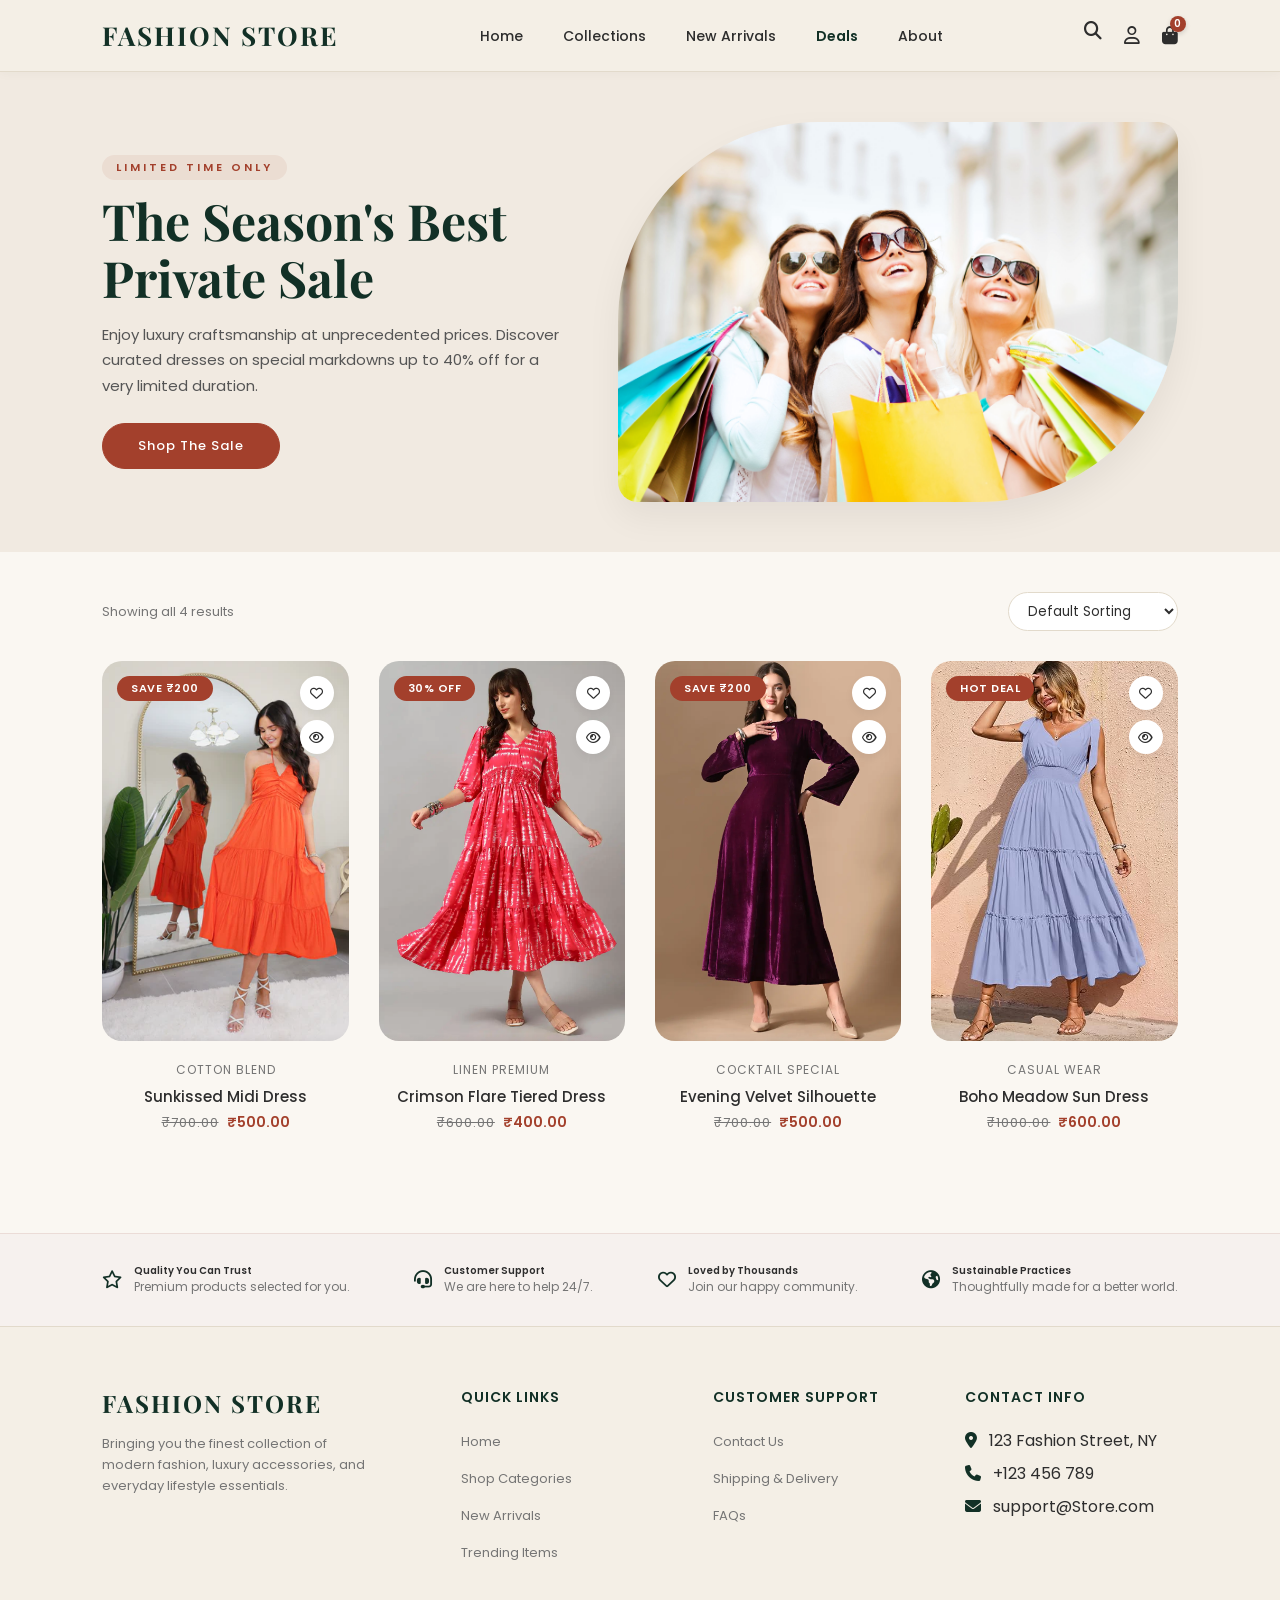
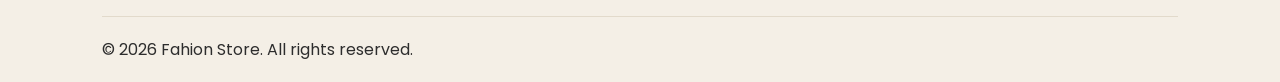
<file: deal.html>
<!DOCTYPE html>
<html lang="en">

<head>
    <meta charset="UTF-8">
    <meta name="viewport" content="width=device-width, initial-scale=1.0">
    <title>Exclusive Deals</title>
    <link rel="stylesheet" href="https://cdnjs.cloudflare.com/ajax/libs/font-awesome/6.7.2/css/all.min.css" />
    <link
        href="https://fonts.googleapis.com/css2?family=Playfair+Display:ital,wght@0,400;0,600;0,700;1,400&family=Poppins:wght@300;400;500;600&display=swap"
        rel="stylesheet">
        <link rel="stylesheet" href="deal.css">
</head>

<body>

    <header>
        <a href="#" class="logo">FASHION STORE</a>
        <nav>
            <a href="index.html">Home</a>
            <a href="collection.html">Collections</a>
            <a href="arrival.html">New Arrivals</a>
            <a href="deal.html" class="active">Deals</a>
            <a href="about.html">About</a>
        </nav>
         <div class="header-icons">
            <i class="fa-solid fa-magnifying-glass"></i>
            <a href="login.html" style="color:inherit;"><i class="fa-regular fa-user"></i></a>

            <a href="cart.html" class="cart-icon-wrapper" style="color:inherit;">
                <i class="fa-solid fa-bag-shopping"></i>
                <span id="cart-count-badge" class="cart-badge">0</span>
            </a>
            </div>
    </header>

    <section class="deals-hero-container">
        <div class="hero-text-content">
            <span class="deal-tag-line">Limited Time Only</span>
            <h1>The Season's Best Private Sale</h1>
            <p>Enjoy luxury craftsmanship at unprecedented prices. Discover curated dresses on special markdowns up to
                40% off for a very limited duration.</p>
            <a href="#deals-grid" class="hero-btn">Shop The Sale</a>
        </div>

        <div class="hero-landscape-img">
            <img src="image/banner.jpg" alt="Special Deals Banner">
        </div>
    </section>

    <main class="collection-container">

        <div class="products-toolbar">
            <span id="result-counter">Showing all 4 results</span>

            <select id="sort-select" onchange="sortProducts()">
                <option value="default">Default Sorting</option>
                <option value="low-high">Price: Low to High</option>
                <option value="high-low">Price: High to Low</option>
            </select>
        </div>

        <div class="dress-grid" id="deals-grid">

            <div class="dress-card" data-price="200">
                <div class="dress-img-holder">
                    <span class="tag-badge">Save ₹200</span>
                    <img src="image/Sunkissed Midi Dress.webp" alt="Sale Dress">
                    <div class="card-actions">
                        <button class="action-btn"><i class="fa-regular fa-heart"></i></button>
                        <button class="action-btn"><i class="fa-regular fa-eye"></i></button>
                    </div>
                    <div class="add-to-cart-overlay">
                        <button class="btn-cart-trigger">Quick Add to Cart</button>
                    </div>
                </div>
                <div class="dress-info">
                    <span>Cotton Blend</span>
                    <h4>Sunkissed Midi Dress</h4>
                    <div class="dress-price"><span class="old-price">₹700.00</span>₹500.00</div>
                </div>
            </div>

            <div class="dress-card" data-price="200">
                <div class="dress-img-holder">
                    <span class="tag-badge">30% OFF</span>
                    <img src="image/Crimson Flare Tiered Dress.webp" alt="Sale Dress">
                    <div class="card-actions">
                        <button class="action-btn"><i class="fa-regular fa-heart"></i></button>
                        <button class="action-btn"><i class="fa-regular fa-eye"></i></button>
                    </div>
                    <div class="add-to-cart-overlay">
                        <button class="btn-cart-trigger">Quick Add to Cart</button>
                    </div>
                </div>
                <div class="dress-info">
                    <span>Linen Premium</span>
                    <h4>Crimson Flare Tiered Dress</h4>
                    <div class="dress-price"><span class="old-price">₹600.00</span>₹400.00</div>
                </div>
            </div>

            <div class="dress-card" data-price="200">
                <div class="dress-img-holder">
                    <span class="tag-badge">Save ₹200</span>
                    <img src="image/Evening Velvet Silhouette.webp" alt="Sale Dress">
                    <div class="card-actions">
                        <button class="action-btn"><i class="fa-regular fa-heart"></i></button>
                        <button class="action-btn"><i class="fa-regular fa-eye"></i></button>
                    </div>
                    <div class="add-to-cart-overlay">
                        <button class="btn-cart-trigger">Quick Add to Cart</button>
                    </div>
                </div>
                <div class="dress-info">
                    <span>Cocktail Special</span>
                    <h4>Evening Velvet Silhouette</h4>
                    <div class="dress-price"><span class="old-price">₹700.00</span>₹500.00</div>
                </div>
            </div>

            <div class="dress-card" data-price="400">
                <div class="dress-img-holder">
                    <span class="tag-badge">Hot Deal</span>
                    <img src="image/Boho Meadow Sun Dress.jpg" alt="Sale Dress">
                    <div class="card-actions">
                        <button class="action-btn"><i class="fa-regular fa-heart"></i></button>
                        <button class="action-btn"><i class="fa-regular fa-eye"></i></button>
                    </div>
                    <div class="add-to-cart-overlay">
                        <button class="btn-cart-trigger">Quick Add to Cart</button>
                    </div>
                </div>
                <div class="dress-info">
                    <span>Casual Wear</span>
                    <h4>Boho Meadow Sun Dress</h4>
                    <div class="dress-price"><span class="old-price">₹1000.00</span>₹600.00</div>
                </div>
            </div>

        </div>
    </main>

    <section class="trust-footer">
        <div class="trust-item">
            <i class="fa-regular fa-star"></i>
            <div>
                <h5>Quality You Can Trust</h5>
                <p>Premium products selected for you.</p>
            </div>
        </div>
        <div class="trust-item">
            <i class="fa-solid fa-headset"></i>
            <div>
                <h5>Customer Support</h5>
                <p>We are here to help 24/7.</p>
            </div>
        </div>
        <div class="trust-item">
            <i class="fa-regular fa-heart"></i>
            <div>
                <h5>Loved by Thousands</h5>
                <p>Join our happy community.</p>
            </div>
        </div>
        <div class="trust-item">
            <i class="fa-solid fa-earth-americas"></i>
            <div>
                <h5>Sustainable Practices</h5>
                <p>Thoughtfully made for a better world.</p>
            </div>
        </div>
    </section>

    <footer class="main-footer">
        <div class="footer-grid">
            <div class="footer-about">
                <div class="footer-logo">FASHION STORE</div>
                <p>Bringing you the finest collection of modern fashion, luxury accessories, and everyday lifestyle
                    essentials.</p>
            </div>
            <div class="footer-column">
                <h4>Quick Links</h4>
                 <ul>
                    <li><a href="index.html">Home</a></li>
                    <li><a href="collection.html">Shop Categories</a></li>
                    <li><a href="arrival.html">New Arrivals</a></li>
                    <li><a href="deal.html">Trending Items</a></li>
                </ul>
            </div>
            <div class="footer-column">
                <h4>Customer Support</h4>
                <ul>
                    <li><a href="#">Contact Us</a></li>
                    <li><a href="#">Shipping & Delivery</a></li>
                    <li><a href="#">FAQs</a></li>
                </ul>
            </div>
            <div class="footer-column">
                <h4>Contact Info</h4>
                <p style="margin-bottom: 8px;"><i class="fa-solid fa-location-dot"
                        style="margin-right: 8px; color: var(--primary-dark);"></i> 123 Fashion Street, NY</p>
                         <p style="margin-bottom: 8px;"><i class="fa-solid fa-phone"
                        style="margin-right: 8px; color: var(--primary-dark);"></i> +123 456 789</p>
                <p><i class="fa-solid fa-envelope" style="margin-right: 8px; color: var(--primary-dark);"></i>
                    support@Store.com</p>
            </div>
        </div>
        <div class="footer-bottom">
            <p>&copy; 2026 Fahion Store. All rights reserved.</p>
        </div>
    </footer>

<script src="deal.js"></script>
</body>

</html>
</file>
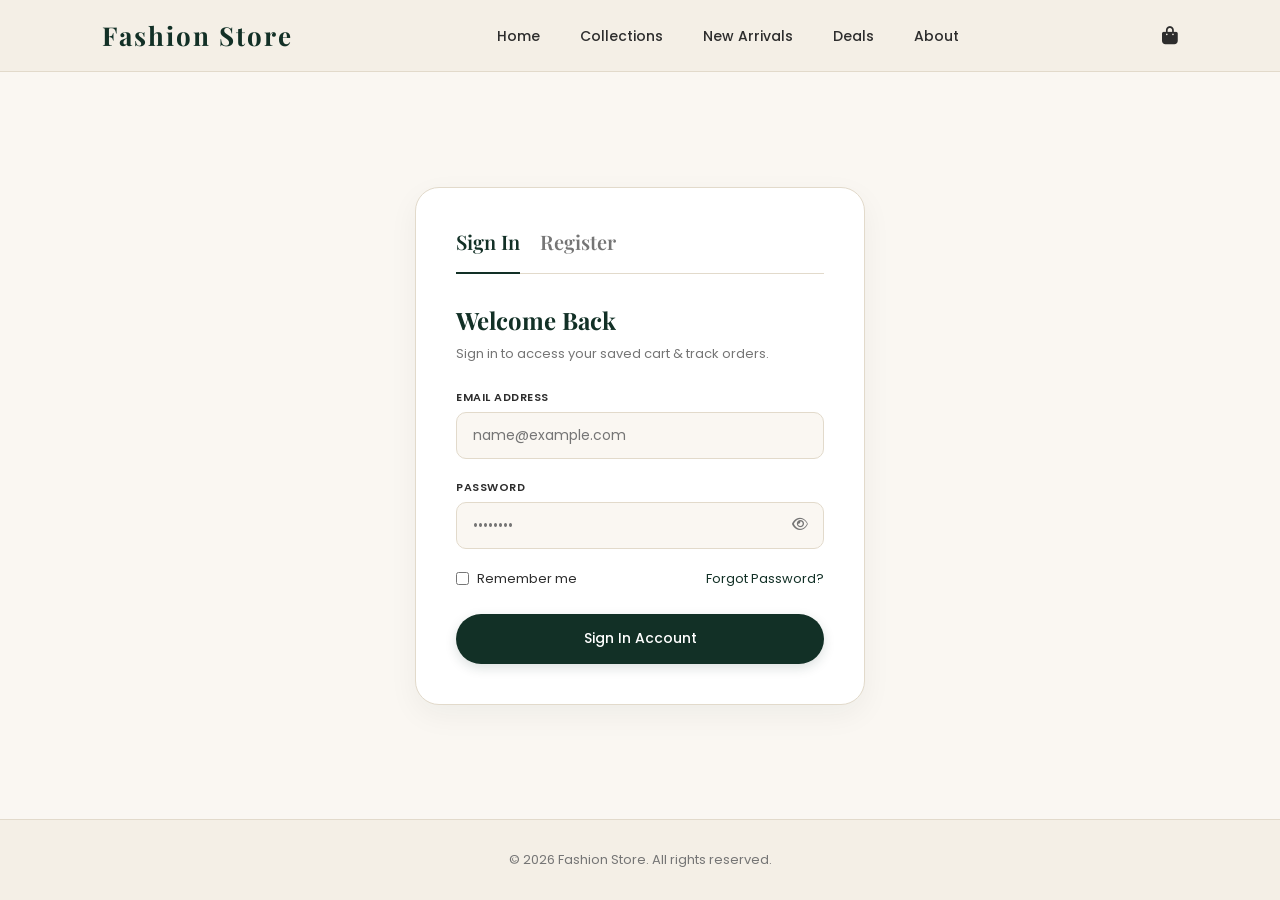
<file: login.html>
<!DOCTYPE html>
<html lang="en">
<head>
    <meta charset="UTF-8">
    <meta name="viewport" content="width=device-width, initial-scale=1.0">
    <title>Account Access</title>
    <link rel="stylesheet" href="https://cdnjs.cloudflare.com/ajax/libs/font-awesome/6.7.2/css/all.min.css" />
    <link href="https://fonts.googleapis.com/css2?family=Playfair+Display:wght@600;700&family=Poppins:wght@300;400;500;600&display=swap" rel="stylesheet">
    <link rel="stylesheet" href="login.css">
</head>
<body>

    <header>
        <a href="index.html" class="logo">Fashion Store</a>
       <nav>
            <a href="index.html">Home</a>
            <a href="collection.html">Collections</a>
            <a href="arrival.html" class="active">New Arrivals</a>
            <a href="deal.html">Deals</a>
            <a href="about.html">About</a>
        </nav>
        <div class="header-icons">
            <a href="cart.html" style="color: inherit;"><i class="fa-solid fa-bag-shopping"></i></a>
        </div>
    </header>

    <main class="auth-wrapper">
        <div class="auth-card">
            
            <div class="auth-nav">
                <button class="auth-tab active" id="tab-login" onclick="switchForm('login')">Sign In</button>
                <button class="auth-tab" id="tab-register" onclick="switchForm('register')">Register</button>
            </div>

            <form id="login-form" class="auth-form active" onsubmit="handleAuthLog(event, 'login')">
                <h2>Welcome Back</h2>
                <subtitle>Sign in to access your saved cart & track orders.</subtitle>
                
                <div class="form-group">
                    <label>Email Address</label>
                    <input type="email" id="login-email" placeholder="name@example.com" required>
                </div>
                
                <div class="form-group">
                    <label>Password</label>
                    <input type="password" id="login-pass" placeholder="••••••••" required>
                    <i class="fa-regular fa-eye password-toggle-icon" onclick="togglePassView('login-pass')"></i>
                </div>

                <div class="form-options">
                    <label class="checkbox-container">
                        <input type="checkbox"> Remember me
                    </label>
                    <a href="#">Forgot Password?</a>
                </div>

                <button type="submit" class="btn-auth-submit">Sign In Account</button>
            </form>

            <form id="register-form" class="auth-form" onsubmit="handleAuthLog(event, 'register')">
                <h2>Create Account</h2>
                <subtitle>Join Fahion Storetoday for exclusive premium updates.</subtitle>
                
                <div class="form-group">
                    <label>Full Name</label>
                    <input type="text" id="reg-name" placeholder="John Doe" required>
                </div>

                <div class="form-group">
                    <label>Email Address</label>
                    <input type="email" id="reg-email" placeholder="name@example.com" required>
                </div>
                
                <div class="form-group">
                    <label>Password</label>
                    <input type="password" id="reg-pass" placeholder="Minimum 6 characters" minlength="6" required>
                    <i class="fa-regular fa-eye password-toggle-icon" onclick="togglePassView('reg-pass')"></i>
                </div>

                <div class="form-options">
                    <label class="checkbox-container" style="gap: 10px;">
                        <input type="checkbox" required> I agree to the Terms & Privacy Policy
                    </label>
                </div>

                <button type="submit" class="btn-auth-submit">Create My Account</button>
            </form>

        </div>
    </main>

    <footer class="main-footer">
        <p>&copy; 2026 Fashion Store. All rights reserved.</p>
    </footer>
<script src="login.js"></script>

</body>
</html>
</file>
<file: indexshop.css>
:root {
    --bg-body: #FAF7F2;
    --bg-header: #F4EFE6;
    --border-color: #E2DACB;
    --primary-dark: #123026;
    --accent-pink: #F3E4E0;
    --text-dark: #2D2D2D;
    --text-muted: #757575;
    --pure-white: #ffffff;
}

* {
    margin: 0;
    padding: 0;
    box-sizing: border-box;
    font-family: 'Poppins', sans-serif;
}

body {
    background-color: var(--bg-body);
    color: var(--text-dark);
    overflow-x: hidden;
}

header {
    display: flex;
    justify-content: space-between;
    align-items: center;
    padding: 18px 8%;
    background-color: var(--bg-header);
    border-bottom: 1px solid var(--border-color);
    position: sticky;
    top: 0;
    z-index: 1000;
    box-shadow: 0 2px 10px rgba(18, 48, 38, 0.03);
}


.cart-icon-wrapper {
    position: relative;
    display: inline-block;
    text-decoration: none;
}

.cart-badge {
    position: absolute;
    top: -7px;          
    right: -9px;      
    background-color: #A3402C; 
    color: white;
    font-size: 10px;
    font-weight: 600;
    width: 17px;
    height: 17px;
    border-radius: 50%;
    display: flex;
    align-items: center;
    justify-content: center;
    font-family: 'Poppins', sans-serif;
    box-shadow: 0 2px 5px rgba(0,0,0,0.2);
    transition: transform 0.2s ease;
}

.logo {
    font-family: 'Playfair Display', serif;
    font-size: 26px;
    font-weight: 700;
    letter-spacing: 2px;
    color: var(--primary-dark);
}

nav a {
    text-decoration: none;
    color: var(--text-dark);
    margin: 0 18px;
    font-size: 14px;
    font-weight: 500;
    transition: 0.3s ease;
}

nav a:hover {
    color: var(--primary-dark);
}

.header-icons {
    display: flex;
    gap: 22px;
    font-size: 18px;
    color: var(--text-dark);
}

.header-icons i {
    cursor: pointer;
    transition: 0.2s;
}

.header-icons i:hover {
    color: var(--primary-dark);
}

.hero {
    display: flex;
    padding: 60px 8%;
    min-height: calc(85vh - 70px);
    align-items: center;
    background-color: var(--bg-body);
}

.hero-left {
    flex: 1.1;
    padding-right: 40px;
}

.tagline {
    font-size: 12px;
    text-transform: uppercase;
    letter-spacing: 2px;
    color: var(--text-muted);
    margin-bottom: 20px;
    font-weight: 500;
}

.hero-left h1 {
    font-family: 'Playfair Display', serif;
    font-size: 54px;
    line-height: 1.2;
    color: var(--primary-dark);
    margin-bottom: 20px;
}

.hero-left h1 em {
    font-family: 'Playfair Display', serif;
    font-style: italic;
    font-weight: 400;
}

.hero-left p {
    color: var(--text-muted);
    font-size: 15px;
    margin-bottom: 35px;
    max-width: 420px;
    line-height: 1.6;
}

.btn-dark {
    background-color: var(--primary-dark);
    color: var(--pure-white);
    padding: 14px 32px;
    border: none;
    border-radius: 30px;
    font-size: 14px;
    font-weight: 500;
    cursor: pointer;
    display: inline-flex;
    align-items: center;
    gap: 12px;
    text-decoration: none;
    transition: 0.3s ease;
}

.btn-dark:hover {
    opacity: 0.9;
    transform: translateY(-2px);
    box-shadow: 0 5px 15px rgba(18, 48, 38, 0.15);
}

.hero-features {
    display: flex;
    gap: 35px;
    margin-top: 60px;
    border-top: 1px solid var(--border-color);
    padding-top: 25px;
}

.feature-item {
    display: flex;
    align-items: center;
    gap: 12px;
    font-size: 12px;
}

.feature-item i {
    font-size: 16px;
    color: var(--primary-dark);
}

.feature-item span {
    font-weight: 600;
    display: block;
    color: var(--text-dark);
}

.feature-item small {
    color: var(--text-muted);
    font-size: 11px;
}

.hero-right {
    flex: 0.9;
    position: relative;
    display: flex;
    justify-content: center;
    align-items: center;
}

.hero-image-frame {
    position: relative;
    width: 380px;
    height: 480px;
    border-top-left-radius: 200px;
    border-top-right-radius: 200px;
    background-color: var(--accent-pink);
    overflow: hidden;
    box-shadow: 0 10px 30px rgba(0, 0, 0, 0.03);
}

.hero-image-frame img {
    width: 100%;
    height: 100%;
    object-fit: cover;
}

.floating-product-card {
    position: absolute;
    right: -30px;
    bottom: 60px;
    background: var(--pure-white);
    padding: 8px;
    border-radius: 20px;
    box-shadow: 0 15px 35px rgba(0, 0, 0, 0.08);
    width: 150px;
    transition: 0.3s ease-in-out;
    z-index: 10;
}

.floating-product-card:hover {
    transform: translateY(-6px);
    box-shadow: 0 22px 45px rgba(0, 0, 0, 0.12);
}

.floating-product-card img {
    width: 100%;
    border-radius: 14px;
    background-color: #f7f7f7;
    display: block;
}

.section-container {
    padding: 60px 8%;
}

.section-header {
    display: flex;
    justify-content: space-between;
    align-items: center;
    margin-bottom: 30px;
}

.section-header h2 {
    font-family: 'Playfair Display', serif;
    font-size: 28px;
    color: var(--primary-dark);
}

.section-header a {
    color: var(--text-dark);
    font-size: 14px;
    text-decoration: none;
    display: flex;
    align-items: center;
    gap: 5px;
}

.category-grid {
    display: flex;
    justify-content: space-between;
    gap: 20px;
    flex-wrap: wrap;
}

.category-item {
    text-align: center;
    flex: 1;
    min-width: 140px;
    cursor: pointer;
}

.category-img-wrapper {
    width: 140px;
    height: 140px;
    border-radius: 50%;
    overflow: hidden;
    margin: 0 auto 15px;
    box-shadow: 0 5px 15px rgba(0, 0, 0, 0.02);
    transition: 0.3s;
}

.category-item:hover .category-img-wrapper {
    transform: scale(1.05);
}

.category-img-wrapper img {
    width: 100%;
    height: 100%;
    object-fit: cover;
}

.category-item h4 {
    font-size: 14px;
    font-weight: 500;
    margin-bottom: 2px;
}

.category-item p {
    font-size: 12px;
    color: var(--text-muted);
}

.promo-banner {
    margin: 20px 8%;
    background-color: var(--primary-dark);
    border-radius: 24px;
    display: flex;
    color: var(--pure-white);
    overflow: hidden;
    align-items: center;
    position: relative;
}

.promo-left {
    flex: 1.2;
    padding: 50px;
}

.promo-left small {
    font-size: 11px;
    text-transform: uppercase;
    letter-spacing: 2px;
    opacity: 0.8;
}

.promo-left h3 {
    font-family: 'Playfair Display', serif;
    font-size: 38px;
    margin: 10px 0 15px;
}

.promo-left p {
    font-size: 14px;
    opacity: 0.8;
    margin-bottom: 25px;
    max-width: 300px;
}

.btn-light {
    background: var(--pure-white);
    color: var(--primary-dark);
    border: none;
    padding: 12px 25px;
    border-radius: 30px;
    font-size: 13px;
    cursor: pointer;
    text-decoration: none;
    display: inline-flex;
    align-items: center;
    gap: 8px;
}

.promo-right {
    flex: 2;
    height: 320px;
    background-image: url('image/tailor.avif');
    background-size: cover;
    background-position: center;
    position: relative;
}

.discount-badge {
    position: absolute;
    left: -45px;
    top: 50%;
    transform: translateY(-50%);
    width: 90px;
    height: 90px;
    background: #e5b3a7;
    border-radius: 50%;
    display: flex;
    flex-direction: column;
    justify-content: center;
    align-items: center;
    color: var(--primary-dark);
    font-size: 11px;
    font-weight: 600;
    text-align: center;
    box-shadow: 0 4px 15px rgba(0, 0, 0, 0.1);
}

.discount-badge strong {
    font-size: 16px;
    line-height: 1;
}

.product-grid {
    display: grid;
    grid-template-columns: repeat(auto-fill, minmax(220px, 1fr));
    gap: 25px;
}

.product-card {
    background: var(--pure-white);
    border: 1px solid var(--border-color);
    border-radius: 20px;
    padding: 15px;
    text-align: center;
    /* Texts center me rakhne ke liye */
    display: flex;
    flex-direction: column;
    justify-content: space-between;
    box-shadow: 0 4px 12px rgba(18, 48, 38, 0.02);
    transition: all 0.3s ease;
}

.product-card:hover {
    transform: translateY(-5px);
    box-shadow: 0 12px 25px rgba(18, 48, 38, 0.08);
    border-color: #cbd5e1;
}

.product-img-holder {
    background-color: #f8f6f2;
    border-radius: 14px;
    padding: 10px;
    height: 240px;
    display: flex;
    justify-content: center;
    align-items: center;
    overflow: hidden;
    position: relative;
    margin-bottom: 15px;
}

.product-img-holder img {
    max-height: 100%;
    max-width: 100%;
    object-fit: contain;
    transition: 0.3s ease;
    border-radius: 8px;
}

.product-card:hover .product-img-holder img {
    transform: scale(1.05);
}

.wishlist-icon {
    position: absolute;
    top: 12px;
    right: 12px;
    background: white;
    width: 32px;
    height: 32px;
    border-radius: 50%;
    display: flex;
    justify-content: center;
    align-items: center;
    font-size: 13px;
    color: var(--text-muted);
    cursor: pointer;
    z-index: 2;
    box-shadow: 0 2px 6px rgba(0, 0, 0, 0.05);
    transition: 0.2s;
}

.wishlist-icon:hover {
    color: #ef4444;
}

.product-info {
    margin-bottom: 15px;
}

.product-info h4 {
    font-size: 15px;
    font-weight: 500;
    color: var(--text-dark);
    margin-bottom: 5px;
}

.product-info p {
    font-size: 14px;
    font-weight: 600;
    color: var(--primary-dark);
}

.btn-add-cart {
    width: 100%;
    background-color: transparent;
    color: var(--primary-dark);
    border: 1px solid var(--primary-dark);
    padding: 11px 15px;
    font-size: 12px;
    font-weight: 500;
    border-radius: 25px;
    cursor: pointer;
    display: flex;
    align-items: center;
    justify-content: center;
    gap: 8px;
    transition: all 0.3s ease;
}

.btn-add-cart:hover {
    background-color: var(--primary-dark);
    color: var(--pure-white);
    box-shadow: 0 4px 10px rgba(18, 48, 38, 0.15);
}

.newsletter-bar {
    margin: 40px 8%;
    background-color: #ebcfc7;
    border-radius: 50px;
    padding: 15px 40px;
    display: flex;
    justify-content: space-between;
    align-items: center;
    gap: 20px;
}

.news-left {
    display: flex;
    align-items: center;
    gap: 15px;
    font-size: 14px;
    font-weight: 500;
    color: var(--primary-dark);
}

.news-left i {
    font-size: 20px;
}

.news-right {
    display: flex;
    background: white;
    border-radius: 30px;
    padding: 4px 4px 4px 20px;
    width: 400px;
    justify-content: space-between;
    align-items: center;
}

.news-right input {
    border: none;
    outline: none;
    font-size: 13px;
    width: 70%;
}

.btn-subscribe {
    background: var(--primary-dark);
    color: white;
    border: none;
    padding: 10px 22px;
    border-radius: 25px;
    font-size: 12px;
    cursor: pointer;
}

.trust-footer {
    display: flex;
    justify-content: space-between;
    padding: 30px 8%;
    border-top: 1px solid #ebdcd7;
    background: #f6f1ee;
    flex-wrap: wrap;
    gap: 20px;
}

.trust-item {
    display: flex;
    align-items: center;
    gap: 12px;
    font-size: 12px;
}

.trust-item i {
    font-size: 18px;
    color: var(--primary-dark);
}

.trust-item h5 {
    font-weight: 600;
}

.trust-item p {
    color: var(--text-muted);
}

.main-footer {
    background-color: var(--bg-header);
    border-top: 1px solid var(--border-color);
    padding: 60px 8% 20px;
}

.footer-grid {
    display: grid;
    grid-template-columns: 1.5fr repeat(3, 1fr);
    gap: 40px;
    margin-bottom: 40px;
}

.footer-about .footer-logo {
    font-family: 'Playfair Display', serif;
    font-size: 24px;
    font-weight: 700;
    letter-spacing: 2px;
    color: var(--primary-dark);
    margin-bottom: 15px;
}

.footer-about p {
    font-size: 13px;
    color: var(--text-muted);
    line-height: 1.6;
    margin-bottom: 20px;
    max-width: 280px;
}

.footer-socials {
    display: flex;
    gap: 15px;
}

.footer-socials a {
    color: var(--primary-dark);
    font-size: 16px;
    transition: 0.3s;
}

.footer-socials a:hover {
    transform: translateY(-3px);
    opacity: 0.8;
}

.footer-column h4 {
    font-size: 14px;
    font-weight: 600;
    text-transform: uppercase;
    letter-spacing: 1px;
    color: var(--primary-dark);
    margin-bottom: 20px;
}

.footer-column ul {
    list-style: none;
}

.footer-column ul li {
    margin-bottom: 12px;
}

.footer-column ul li a {
    text-decoration: none;
    font-size: 13px;
    color: var(--text-muted);
    transition: 0.3s;
}

.footer-column ul li a:hover {
    color: var(--primary-dark);
    padding-left: 4px;
}

.footer-column p {
    font-size: 13px;
    color: var(--text-muted);
    line-height: 1.6;
}

.footer-bottom {
    border-top: 1px solid var(--border-color);
    padding-top: 20px;
    display: flex;
    justify-content: space-between;
    align-items: center;
    flex-wrap: wrap;
    gap: 15px;
}

.footer-bottom p {
    font-size: 12px;
    color: var(--text-muted);
}

.footer-payments {
    display: flex;
    gap: 10px;
    font-size: 20px;
    color: var(--text-muted);
}

@media(max-width: 992px) {
    header {
        padding: 15px 4%;
    }

    .hero {
        flex-direction: column;
        padding: 40px 4%;
        text-align: center;
    }

    .hero-left {
        padding-right: 0;
        margin-bottom: 60px;
    }

    .hero-left p {
        margin: 0 auto 35px;
    }

    .hero-features {
        justify-content: center;
        flex-wrap: wrap;
        gap: 20px;
    }

    .hero-right {
        width: 100%;
        padding-bottom: 40px;
    }

    .floating-product-card {
        position: relative;
        right: 0;
        bottom: 0;
        margin: 20px auto 0;
        width: 150px;
    }

    .promo-banner {
        flex-direction: column;
        margin: 20px 4%;
    }

    .promo-right {
        width: 100%;
        height: 250px;
    }

    .discount-badge {
        top: -45px;
        left: 50%;
        transform: translateX(-50%);
    }

    .newsletter-bar {
        flex-direction: column;
        border-radius: 20px;
        padding: 20px;
        margin: 40px 4%;
    }

    .news-right {
        width: 100%;
    }

    .section-container {
        padding: 40px 4%;
    }

    .trust-footer {
        padding: 30px 4%;
    }

    footer.main-footer {
        padding: 40px 4% 20px;
    }

    .footer-grid {
        grid-template-columns: 1fr;
        gap: 30px;
    }
}
</file>
<file: about.css>
:root {
    --bg-body: #FAF7F2;
    --bg-header: #F4EFE6;
    --border-color: #E2DACB;
    --primary-dark: #123026;
    --accent-pink: #F3E4E0;
    --text-dark: #2D2D2D;
    --text-muted: #757575;
    --pure-white: #ffffff;
}

* {
    margin: 0;
    padding: 0;
    box-sizing: border-box;
    font-family: 'Poppins', sans-serif;
}

body {
    background-color: var(--bg-body);
    color: var(--text-dark);
    overflow-x: hidden;
}

header {
    display: flex;
    justify-content: space-between;
    align-items: center;
    padding: 18px 8%;
    background-color: var(--bg-header);
    border-bottom: 1px solid var(--border-color);
    position: sticky;
    top: 0;
    z-index: 1000;
    box-shadow: 0 2px 10px rgba(18, 48, 38, 0.03);
}
.cart-icon-wrapper {
    position: relative;
    display: inline-block;
    text-decoration: none;
}

.cart-badge {
    position: absolute;
    top: -7px;          
    right: -9px;      
    background-color: #A3402C; 
    color: white;
    font-size: 10px;
    font-weight: 600;
    width: 17px;
    height: 17px;
    border-radius: 50%;
    display: flex;
    align-items: center;
    justify-content: center;
    font-family: 'Poppins', sans-serif;
    box-shadow: 0 2px 5px rgba(0,0,0,0.2);
    transition: transform 0.2s ease;
}
.logo {
    font-family: 'Playfair Display', serif;
    font-size: 26px;
    font-weight: 700;
    letter-spacing: 2px;
    color: var(--primary-dark);
    text-decoration: none;
}

nav a {
    text-decoration: none;
    color: var(--text-dark);
    margin: 0 18px;
    font-size: 14px;
    font-weight: 500;
    transition: 0.3s ease;
}

nav a:hover,
nav a.active {
    color: var(--primary-dark);
    font-weight: 600;
}

.header-icons {
    display: flex;
    gap: 22px;
    font-size: 18px;
    color: var(--text-dark);
}

.header-icons i {
    cursor: pointer;
    transition: 0.2s;
}

.header-icons i:hover {
    color: var(--primary-dark);
}

.about-hero {
    display: flex;
    align-items: center;
    padding: 60px 8%;
    gap: 60px;
    background-color: #F1EAE1;
    min-height: 500px;
}

.about-hero-content {
    flex: 1;
}

.about-sub {
    font-size: 11px;
    text-transform: uppercase;
    letter-spacing: 3px;
    color: var(--primary-dark);
    font-weight: 600;
    margin-bottom: 12px;
    display: inline-block;
}

.about-hero-content h1 {
    font-family: 'Playfair Display', serif;
    font-size: 48px;
    color: var(--primary-dark);
    margin-bottom: 20px;
    line-height: 1.15;
}

.about-hero-content p {
    font-size: 15px;
    color: #555;
    line-height: 1.8;
    margin-bottom: 20px;
}

.about-hero-img {
    flex: 1;
    height: 420px;
    border-radius: 30px;
    overflow: hidden;
    box-shadow: 0 15px 35px rgba(0, 0, 0, 0.05);
}

.about-hero-img img {
    width: 100%;
    height: 100%;
    object-fit: cover;
}

.philosophy-section {
    padding: 80px 8%;
    text-align: center;
}

.section-title {
    font-family: 'Playfair Display', serif;
    font-size: 36px;
    color: var(--primary-dark);
    margin-bottom: 40px;
    position: relative;
}

.section-title::after {
    content: '';
    display: block;
    width: 50px;
    height: 1.5px;
    background: var(--primary-dark);
    margin: 15px auto 0;
}

.values-grid {
    display: grid;
    grid-template-columns: repeat(3, 1fr);
    gap: 40px;
    margin-top: 20px;
}

.value-card {
    background: var(--pure-white);
    padding: 40px 30px;
    border-radius: 20px;
    border: 1px solid var(--border-color);
    transition: 0.3s ease;
}

.value-card:hover {
    transform: translateY(-5px);
    box-shadow: 0 10px 30px rgba(18, 48, 38, 0.04);
}

.value-icon {
    font-size: 28px;
    color: var(--primary-dark);
    margin-bottom: 20px;
}

.value-card h3 {
    font-family: 'Playfair Display', serif;
    font-size: 20px;
    color: var(--primary-dark);
    margin-bottom: 12px;
    font-weight: 600;
}

.value-card p {
    font-size: 13.5px;
    color: var(--text-muted);
    line-height: 1.7;
}

.trust-footer {
    display: flex;
    justify-content: space-between;
    padding: 30px 8%;
    border-top: 1px solid #ebdcd7;
    background: #f6f1ee;
    flex-wrap: wrap;
    gap: 20px;
    margin-top: 40px;
}

.trust-item {
    display: flex;
    align-items: center;
    gap: 12px;
    font-size: 12px;
}

.trust-item i {
    font-size: 18px;
    color: var(--primary-dark);
}

.trust-item h5 {
    font-weight: 600;
}

.trust-item p {
    color: var(--text-muted);
}

footer.main-footer {
    background-color: var(--bg-header);
    border-top: 1px solid var(--border-color);
    padding: 60px 8% 20px;
}

.footer-grid {
    display: grid;
    grid-template-columns: 1.5fr repeat(3, 1fr);
    gap: 40px;
    margin-bottom: 40px;
}

.footer-about .footer-logo {
    font-family: 'Playfair Display', serif;
    font-size: 24px;
    font-weight: 700;
    letter-spacing: 2px;
    color: var(--primary-dark);
    margin-bottom: 15px;
}

.footer-about p {
    font-size: 13px;
    color: var(--text-muted);
    line-height: 1.6;
    margin-bottom: 20px;
    max-width: 280px;
}

.footer-column h4 {
    font-size: 14px;
    font-weight: 600;
    text-transform: uppercase;
    letter-spacing: 1px;
    color: var(--primary-dark);
    margin-bottom: 20px;
}

.footer-column ul {
    list-style: none;
}

.footer-column ul li {
    margin-bottom: 12px;
}

.footer-column ul li a {
    text-decoration: none;
    font-size: 13px;
    color: var(--text-muted);
    transition: 0.3s;
}

.footer-column ul li a:hover {
    color: var(--primary-dark);
    padding-left: 4px;
}

.footer-bottom {
    border-top: 1px solid var(--border-color);
    padding-top: 20px;
    display: flex;
    justify-content: space-between;
    align-items: center;
    flex-wrap: wrap;
    gap: 15px;
}

@media(max-width: 992px) {
    .about-hero {
        flex-direction: column-reverse;
        padding: 40px 4%;
        text-align: center;
        gap: 40px;
    }

    .about-hero-img {
        width: 100%;
        height: 320px;
    }

    .values-grid {
        grid-template-columns: repeat(2, 1fr);
        gap: 20px;
    }
}

@media(max-width: 768px) {
    header {
        padding: 15px 4%;
    }

    .philosophy-section {
        padding: 50px 4%;
    }

    .values-grid {
        grid-template-columns: 1fr;
    }

    .about-hero-content h1 {
        font-size: 34px;
    }

    .footer-grid {
        grid-template-columns: 1fr;
        gap: 30px;
    }
}
</file>
<file: arrival.css>
:root {
    --bg-body: #FAF7F2;
    --bg-header: #F4EFE6;
    --border-color: #E2DACB;
    --primary-dark: #123026;
    --accent-pink: #F3E4E0;
    --text-dark: #2D2D2D;
    --text-muted: #757575;
    --pure-white: #ffffff;
}

* {
    margin: 0;
    padding: 0;
    box-sizing: border-box;
    font-family: 'Poppins', sans-serif;
}

body {
    background-color: var(--bg-body);
    color: var(--text-dark);
    overflow-x: hidden;
}

header {
    display: flex;
    justify-content: space-between;
    align-items: center;
    padding: 18px 8%;
    background-color: var(--bg-header);
    border-bottom: 1px solid var(--border-color);
    position: sticky;
    top: 0;
    z-index: 1000;
    box-shadow: 0 2px 10px rgba(18, 48, 38, 0.03);
}

.cart-icon-wrapper {
    position: relative;
    display: inline-block;
    text-decoration: none;
}

.cart-badge {
    position: absolute;
    top: -7px;          
    right: -9px;      
    background-color: #A3402C; 
    color: white;
    font-size: 10px;
    font-weight: 600;
    width: 17px;
    height: 17px;
    border-radius: 50%;
    display: flex;
    align-items: center;
    justify-content: center;
    font-family: 'Poppins', sans-serif;
    box-shadow: 0 2px 5px rgba(0,0,0,0.2);
    transition: transform 0.2s ease;
}


.logo {
    font-family: 'Playfair Display', serif;
    font-size: 26px;
    font-weight: 700;
    letter-spacing: 2px;
    color: var(--primary-dark);
    text-decoration: none;
}

nav a {
    text-decoration: none;
    color: var(--text-dark);
    margin: 0 18px;
    font-size: 14px;
    font-weight: 500;
    transition: 0.3s ease;
}

nav a:hover,
nav a.active {
    color: var(--primary-dark);
    font-weight: 600;
}

.header-icons {
    display: flex;
    gap: 22px;
    font-size: 18px;
    color: var(--text-dark);
}

.header-icons i {
    cursor: pointer;
    transition: 0.2s;
}

.header-icons i:hover {
    color: var(--primary-dark);
}

.arrivals-hero-container {
    background-color: #E2DACB;
    padding: 50px 8%;
    display: flex;
    align-items: center;
    justify-content: space-between;
    gap: 50px;
    min-height: 450px;
}

.hero-text-content {
    flex: 1;
    display: flex;
    flex-direction: column;
    justify-content: center;
    align-items: flex-start;
}

.new-tag-line {
    font-size: 11px;
    text-transform: uppercase;
    letter-spacing: 3px;
    color: var(--primary-dark);
    font-weight: 600;
    margin-bottom: 12px;
    background: rgba(18, 48, 38, 0.06);
    padding: 4px 12px;
    border-radius: 20px;
}

.hero-text-content h1 {
    font-family: 'Playfair Display', serif;
    font-size: 52px;
    color: var(--primary-dark);
    margin-bottom: 15px;
    line-height: 1.1;
}

.hero-text-content p {
    font-size: 15px;
    color: #4a4a4a;
    line-height: 1.7;
    margin-bottom: 25px;
    max-width: 480px;
}

.hero-btn {
    background-color: var(--primary-dark);
    color: white;
    padding: 12px 35px;
    border-radius: 30px;
    text-decoration: none;
    font-size: 13px;
    font-weight: 500;
    letter-spacing: 1px;
    transition: 0.3s;
    border: 1px solid var(--primary-dark);
}

.hero-btn:hover {
    background-color: transparent;
    color: var(--primary-dark);
}

.hero-landscape-img {
    flex: 1.3;
    height: 380px;
    border-top-right-radius: 200px;
    border-top-left-radius: 20px;
    border-bottom-left-radius: 200px;
    border-bottom-right-radius: 20px;
    overflow: hidden;
    box-shadow: 0 15px 35px rgba(0, 0, 0, 0.06);
}

.hero-landscape-img img {
    width: 100%;
    height: 100%;
    object-fit: cover;
    object-position: center 30%;
}

.collection-container {
    padding: 40px 8%;
}

.products-toolbar {
    display: flex;
    justify-content: space-between;
    align-items: center;
    margin-bottom: 30px;
    font-size: 13px;
    color: var(--text-muted);
}

.products-toolbar select {
    padding: 8px 15px;
    border-radius: 20px;
    border: 1px solid var(--border-color);
    background: white;
    outline: none;
    color: var(--text-dark);
    cursor: pointer;
}

.dress-grid {
    display: grid;
    grid-template-columns: repeat(4, 1fr);
    gap: 30px;
}

.dress-card {
    background: var(--pure-white);
    border-radius: 20px;
    overflow: hidden;
    display: flex;
    flex-direction: column;
    box-shadow: 0 4px 15px rgba(0, 0, 0, 0.02);
    transition: transform 0.3s ease, box-shadow 0.3s ease;
    border: 1px solid rgba(226, 218, 203, 0.4);
}

.dress-card:hover {
    transform: translateY(-5px);
    box-shadow: 0 10px 25px rgba(18, 48, 38, 0.06);
}

.dress-img-holder {
    background-color: #f5f0ec;
    height: 380px;
    display: flex;
    justify-content: center;
    align-items: center;
    overflow: hidden;
    position: relative;
}

.dress-img-holder img {
    width: 100%;
    height: 100%;
    object-fit: cover;
    transition: transform 0.5s ease;
}

.dress-card:hover .dress-img-holder img {
    transform: scale(1.05);
}

.card-actions {
    position: absolute;
    top: 15px;
    right: 15px;
    display: flex;
    flex-direction: column;
    gap: 10px;
    z-index: 2;
}

.action-btn {
    background: var(--pure-white);
    width: 36px;
    height: 36px;
    border-radius: 50%;
    display: flex;
    justify-content: center;
    align-items: center;
    font-size: 14px;
    color: var(--text-dark);
    cursor: pointer;
    box-shadow: 0 4px 10px rgba(0, 0, 0, 0.08);
    transition: 0.3s;
    border: none;
}

.action-btn:hover {
    background: var(--primary-dark);
    color: white;
}

.tag-badge {
    position: absolute;
    top: 15px;
    left: 15px;
    background: #e5b3a7;
    color: #123026;
    font-size: 11px;
    padding: 4px 14px;
    border-radius: 20px;
    font-weight: 600;
    text-transform: uppercase;
    z-index: 2;
}

.add-to-cart-overlay {
    position: absolute;
    bottom: -60px;
    left: 0;
    width: 100%;
    padding: 15px;
    background: linear-gradient(to top, rgba(0, 0, 0, 0.4), transparent);
    transition: bottom 0.3s ease;
    display: flex;
    justify-content: center;
    z-index: 2;
}

.dress-img-holder:hover .add-to-cart-overlay {
    bottom: 0;
}

.btn-cart-trigger {
    background: var(--pure-white);
    color: var(--primary-dark);
    border: none;
    padding: 10px 20px;
    border-radius: 30px;
    font-size: 12px;
    font-weight: 600;
    cursor: pointer;
    box-shadow: 0 4px 15px rgba(0, 0, 0, 0.15);
    transition: 0.2s;
    width: 100%;
}

.btn-cart-trigger:hover {
    background: var(--primary-dark);
    color: var(--pure-white);
}

.dress-info {
    padding: 20px 15px;
    text-align: center;
    background: var(--pure-white);
    flex-grow: 1;
    display: flex;
    flex-direction: column;
    justify-content: center;
}

.dress-info span {
    font-size: 11px;
    color: var(--text-muted);
    text-transform: uppercase;
    letter-spacing: 1px;
    margin-bottom: 4px;
    display: block;
}

.dress-info h4 {
    font-size: 14px;
    font-weight: 500;
    color: var(--text-dark);
    margin-bottom: 6px;
    line-height: 1.4;
}

.dress-price {
    font-size: 15px;
    font-weight: 600;
    color: var(--primary-dark);
    margin-top: auto;
}

.trust-footer {
    display: flex;
    justify-content: space-between;
    padding: 30px 8%;
    border-top: 1px solid #ebdcd7;
    background: #f6f1ee;
    flex-wrap: wrap;
    gap: 20px;
    margin-top: 60px;
}

.trust-item {
    display: flex;
    align-items: center;
    gap: 12px;
    font-size: 12px;
}

.trust-item i {
    font-size: 18px;
    color: var(--primary-dark);
}

.trust-item h5 {
    font-weight: 600;
}

.trust-item p {
    color: var(--text-muted);
}

footer.main-footer {
    background-color: var(--bg-header);
    border-top: 1px solid var(--border-color);
    padding: 60px 8% 20px;
}

.footer-grid {
    display: grid;
    grid-template-columns: 1.5fr repeat(3, 1fr);
    gap: 40px;
    margin-bottom: 40px;
}

.footer-about .footer-logo {
    font-family: 'Playfair Display', serif;
    font-size: 24px;
    font-weight: 700;
    letter-spacing: 2px;
    color: var(--primary-dark);
    margin-bottom: 15px;
}

.footer-about p {
    font-size: 13px;
    color: var(--text-muted);
    line-height: 1.6;
    margin-bottom: 20px;
    max-width: 280px;
}

.footer-socials {
    display: flex;
    gap: 15px;
}

.footer-socials a {
    color: var(--primary-dark);
    font-size: 16px;
    transition: 0.3s;
}

.footer-socials a:hover {
    transform: translateY(-3px);
    opacity: 0.8;
}

.footer-column h4 {
    font-size: 14px;
    font-weight: 600;
    text-transform: uppercase;
    letter-spacing: 1px;
    color: var(--primary-dark);
    margin-bottom: 20px;
}

.footer-column ul {
    list-style: none;
}

.footer-column ul li {
    margin-bottom: 12px;
}

.footer-column ul li a {
    text-decoration: none;
    font-size: 13px;
    color: var(--text-muted);
    transition: 0.3s;
}

.footer-column ul li a:hover {
    color: var(--primary-dark);
    padding-left: 4px;
}

.footer-bottom {
    border-top: 1px solid var(--border-color);
    padding-top: 20px;
    display: flex;
    justify-content: space-between;
    align-items: center;
    flex-wrap: wrap;
    gap: 15px;
}

.footer-bottom p {
    font-size: 12px;
    color: var(--text-muted);
}

@media(max-width: 1200px) {
    .dress-grid {
        grid-template-columns: repeat(3, 1fr);
    }
}

@media(max-width: 992px) {
    .arrivals-hero-container {
        flex-direction: column;
        padding: 40px 4%;
        text-align: center;
        gap: 30px;
    }

    .hero-text-content {
        align-items: center;
    }

    .hero-landscape-img {
        width: 100%;
        height: 300px;
    }
}

@media(max-width: 768px) {
    header {
        padding: 15px 4%;
    }

    .collection-container {
        padding: 20px 4%;
    }

    .dress-grid {
        grid-template-columns: repeat(2, 1fr);
        gap: 15px;
    }

    .dress-img-holder {
        height: 260px;
    }

    .hero-text-content h1 {
        font-size: 36px;
    }
}
</file>
<file: cart.css>
:root {
    --bg-body: #FAF7F2;
    --bg-header: #F4EFE6;
    --border-color: #E2DACB;
    --primary-dark: #123026;
    --text-dark: #2D2D2D;
    --text-muted: #757575;
    --pure-white: #ffffff;
    --accent-red: #A3402C;
}

* {
    margin: 0;
    padding: 0;
    box-sizing: border-box;
    font-family: 'Poppins', sans-serif;
}

body {
    background-color: var(--bg-body);
    color: var(--text-dark);
    overflow-x: hidden;
}

header {
    display: flex;
    justify-content: space-between;
    align-items: center;
    padding: 18px 8%;
    background-color: var(--bg-header);
    border-bottom: 1px solid var(--border-color);
    position: sticky;
    top: 0;
    z-index: 1000;
}

.logo {
    font-family: 'Playfair Display', serif;
    font-size: 26px;
    font-weight: 700;
    letter-spacing: 2px;
    color: var(--primary-dark);
    text-decoration: none;
}

nav a {
    text-decoration: none;
    color: var(--text-dark);
    margin: 0 18px;
    font-size: 14px;
    font-weight: 500;
}

.header-icons {
    display: flex;
    gap: 22px;
    font-size: 18px;
}

.cart-wrapper {
    max-width: 1200px;
    margin: 40px auto;
    padding: 0 4%;
}

.cart-title {
    font-family: 'Playfair Display', serif;
    font-size: 32px;
    color: var(--primary-dark);
    margin-bottom: 30px;
}

.cart-container {
    display: grid;
    grid-template-columns: 2fr 1fr;
    gap: 40px;
    align-items: start;
}

.cart-items-panel {
    background: var(--pure-white);
    border: 1px solid var(--border-color);
    border-radius: 16px;
    padding: 20px;
}

.cart-table {
    width: 100%;
    border-collapse: collapse;
}

.cart-table th {
    text-align: left;
    padding-bottom: 15px;
    border-bottom: 1px solid var(--border-color);
    font-size: 13px;
    text-transform: uppercase;
    color: var(--text-muted);
    letter-spacing: 0.5px;
}

.cart-row {
    border-bottom: 1px solid #f4efe6;
}

.cart-row:last-child {
    border-bottom: none;
}

.product-cell {
    display: flex;
    align-items: center;
    gap: 15px;
    padding: 20px 0;
}

.product-cell img {
    width: 80px;
    height: 100px;
    object-fit: cover;
    border-radius: 8px;
    background: #f5f0ec;
}

.cart-item-info h4 {
    font-size: 15px;
    font-weight: 600;
    color: var(--text-dark);
    margin-bottom: 4px;
}

.cart-item-info p {
    font-size: 13px;
    color: var(--text-muted);
}

.price-cell,
.total-cell {
    font-size: 15px;
    font-weight: 500;
}

.remove-btn {
    background: none;
    border: none;
    color: #999;
    cursor: pointer;
    font-size: 16px;
    transition: 0.2s;
}

.remove-btn:hover {
    color: var(--accent-red);
}

.summary-panel {
    background: #fdfcf9;
    border: 1px solid var(--border-color);
    border-radius: 16px;
    padding: 25px;
    position: sticky;
    top: 110px;
}

.summary-panel h3 {
    font-family: 'Playfair Display', serif;
    font-size: 20px;
    color: var(--primary-dark);
    margin-bottom: 20px;
    padding-bottom: 10px;
    border-bottom: 1px solid var(--border-color);
}

.summary-row {
    display: flex;
    justify-content: space-between;
    margin-bottom: 15px;
    font-size: 14px;
}

.summary-row.total {
    border-top: 1px solid var(--border-color);
    padding-top: 15px;
    font-weight: 600;
    font-size: 17px;
    color: var(--primary-dark);
}

.btn-checkout {
    width: 100%;
    background-color: var(--primary-dark);
    color: white;
    height: 50px;
    border: none;
    border-radius: 25px;
    font-size: 14px;
    font-weight: 500;
    cursor: pointer;
    margin-top: 15px;
    box-shadow: 0 4px 12px rgba(18, 48, 38, 0.15);
    transition: 0.3s;
}

.btn-checkout:hover {
    opacity: 0.9;
}

.empty-cart-message {
    text-align: center;
    padding: 50px 0;
}

.empty-cart-message i {
    font-size: 50px;
    color: var(--border-color);
    margin-bottom: 15px;
}

.btn-shop-back {
    display: inline-block;
    margin-top: 15px;
    background: var(--primary-dark);
    color: white;
    padding: 10px 25px;
    border-radius: 20px;
    text-decoration: none;
    font-size: 13px;
}

@media (max-width: 768px) {
    .cart-container {
        grid-template-columns: 1fr;
    }
}
</file>
<file: collection.css>
:root {
    --bg-body: #FAF7F2;
    --bg-header: #F4EFE6;
    --border-color: #E2DACB;
    --primary-dark: #123026;
    --accent-pink: #F3E4E0;
    --text-dark: #2D2D2D;
    --text-muted: #757575;
    --pure-white: #ffffff;
}

* {
    margin: 0;
    padding: 0;
    box-sizing: border-box;
    font-family: 'Poppins', sans-serif;
}

body {
    background-color: var(--bg-body);
    color: var(--text-dark);
    overflow-x: hidden;
}

header {
    display: flex;
    justify-content: space-between;
    align-items: center;
    padding: 18px 8%;
    background-color: var(--bg-header);
    border-bottom: 1px solid var(--border-color);
    position: sticky;
    top: 0;
    z-index: 1000;
    box-shadow: 0 2px 10px rgba(18, 48, 38, 0.03);
}

.cart-icon-wrapper {
    position: relative;
    display: inline-block;
    text-decoration: none;
}

.cart-badge {
    position: absolute;
    top: -6px;          
    right: -8px;      
    background-color: #A3402C; 
    color: white;
    font-size: 10px;
    font-weight: 600;
    border-radius: 50%;
    width: 16px;
    height: 16px;
    text-align: center;
    line-height: 16px; 
    box-shadow: 0 2px 5px rgba(0,0,0,0.15);
}

.logo {
    font-family: 'Playfair Display', serif;
    font-size: 26px;
    font-weight: 700;
    letter-spacing: 2px;
    color: var(--primary-dark);
    text-decoration: none;
}

nav a {
    text-decoration: none;
    color: var(--text-dark);
    margin: 0 18px;
    font-size: 14px;
    font-weight: 500;
    transition: 0.3s ease;
}

nav a:hover,
nav a.active {
    color: var(--primary-dark);
    font-weight: 600;
}

.header-icons {
    display: flex;
    gap: 22px;
    font-size: 18px;
    color: var(--text-dark);
}

.header-icons i {
    cursor: pointer;
    transition: 0.2s;
}

.header-icons i:hover {
    color: var(--primary-dark);
}

.collection-hero-container {
    background-color: #ebdcd7;
    padding: 50px 8%;
    display: flex;
    align-items: center;
    justify-content: space-between;
    gap: 50px;
    min-height: 450px;
}

.hero-landscape-img {
    flex: 1.2;
    height: 380px;
    border-top-left-radius: 200px;
    border-top-right-radius: 200px;
    border-bottom-left-radius: 20px;
    border-bottom-right-radius: 20px;
    overflow: hidden;
    box-shadow: 0 15px 35px rgba(0, 0, 0, 0.08);
}

.hero-landscape-img img {
    width: 100%;
    height: 100%;
    object-fit: cover;
    object-position: center 25%;
}

.hero-text-content {
    flex: 1;
    display: flex;
    flex-direction: column;
    justify-content: center;
    align-items: flex-start;
}

.hero-text-content h1 {
    font-family: 'Playfair Display', serif;
    font-size: 48px;
    color: var(--primary-dark);
    margin-bottom: 15px;
    line-height: 1.2;
}

.hero-text-content p {
    font-size: 15px;
    color: #555;
    line-height: 1.7;
    margin-bottom: 25px;
    max-width: 500px;
}

.hero-btn {
    background-color: var(--primary-dark);
    color: white;
    padding: 12px 35px;
    border-radius: 30px;
    text-decoration: none;
    font-size: 13px;
    font-weight: 500;
    letter-spacing: 1px;
    transition: 0.3s;
    border: 1px solid var(--primary-dark);
}

.hero-btn:hover {
    background-color: transparent;
    color: var(--primary-dark);
}

.collection-container {
    padding: 40px 8%;
}

.products-toolbar {
    display: flex;
    justify-content: space-between;
    align-items: center;
    margin-bottom: 30px;
    font-size: 13px;
    color: var(--text-muted);
}

.products-toolbar select {
    padding: 8px 15px;
    border-radius: 20px;
    border: 1px solid var(--border-color);
    background: white;
    outline: none;
    color: var(--text-dark);
    cursor: pointer;
}

.dress-grid {
    display: grid;
    grid-template-columns: repeat(4, 1fr);
    gap: 30px;
}

.dress-card {
    background: var(--pure-white);
    position: relative;
    border-radius: 20px;
    padding: 15px;
    border: 1px solid var(--border-color);
    box-shadow: 0 4px 15px rgba(0, 0, 0, 0.02);
    transition: transform 0.3s ease, box-shadow 0.3s ease;
}

.dress-card:hover {
    transform: translateY(-5px);
    box-shadow: 0 10px 25px rgba(18, 48, 38, 0.08);
    border-color: #ebdcd7;
}

.dress-img-holder {
    background-color: #f5f0ec;
    border-radius: 15px;
    height: 340px;
    display: flex;
    justify-content: center;
    align-items: center;
    overflow: hidden;
    position: relative;
    margin-bottom: 15px;
}

.dress-img-holder img {
    width: 100%;
    height: 100%;
    object-fit: cover;
    transition: transform 0.5s ease;
}

.dress-card:hover .dress-img-holder img {
    transform: scale(1.05);
}

.card-actions {
    position: absolute;
    top: 15px;
    right: 15px;
    display: flex;
    flex-direction: column;
    gap: 10px;
    z-index: 5;
}

.action-btn {
    background: var(--pure-white);
    width: 36px;
    height: 36px;
    border-radius: 50%;
    display: flex;
    justify-content: center;
    align-items: center;
    font-size: 14px;
    color: var(--text-dark);
    cursor: pointer;
    box-shadow: 0 4px 10px rgba(0, 0, 0, 0.08);
    transition: 0.3s;
    border: none;
}

.action-btn:hover {
    background: var(--primary-dark);
    color: white;
}

.tag-badge {
    position: absolute;
    top: 15px;
    left: 15px;
    background: var(--primary-dark);
    color: white;
    font-size: 11px;
    padding: 5px 12px;
    border-radius: 20px;
    font-weight: 500;
    z-index: 5;
}

.add-to-cart-overlay {
    position: absolute;
    bottom: -60px;
    left: 0;
    width: 100%;
    padding: 15px;
    background: linear-gradient(to top, rgba(0, 0, 0, 0.4), transparent);
    transition: 0.3s ease;
    display: flex;
    justify-content: center;
}

.dress-img-holder:hover .add-to-cart-overlay {
    bottom: 0;
}

.btn-cart-trigger {
    background: var(--pure-white);
    color: var(--primary-dark);
    border: none;
    padding: 10px 20px;
    border-radius: 30px;
    font-size: 12px;
    font-weight: 600;
    cursor: pointer;
    box-shadow: 0 4px 15px rgba(0, 0, 0, 0.1);
    transition: 0.2s;
    width: 90%;
}

.btn-cart-trigger:hover {
    background: var(--primary-dark);
    color: var(--pure-white);
}

.dress-info {
    text-align: center;
    padding-top: 5px;
}

.dress-info span {
    font-size: 11px;
    color: var(--text-muted);
    text-transform: uppercase;
    letter-spacing: 1px;
    display: block;
    margin-bottom: 4px;
}

.dress-info h4 {
    font-size: 15px;
    font-weight: 500;
    color: var(--text-dark);
    margin: 4px 0 8px;
    white-space: nowrap;
    overflow: hidden;
    text-overflow: ellipsis;
}

.dress-price {
    font-size: 15px;
    font-weight: 600;
    color: var(--primary-dark);
}

.dress-price span.old-price {
    font-size: 13px;
    color: var(--text-muted);
    text-decoration: line-through;
    margin-right: 8px;
    font-weight: 400;
}

.trust-footer {
    display: flex;
    justify-content: space-between;
    padding: 30px 8%;
    border-top: 1px solid #ebdcd7;
    background: #f6f1ee;
    flex-wrap: wrap;
    gap: 20px;
    margin-top: 60px;
}

.trust-item {
    display: flex;
    align-items: center;
    gap: 12px;
    font-size: 12px;
}

.trust-item i {
    font-size: 18px;
    color: var(--primary-dark);
}

.trust-item h5 {
    font-weight: 600;
}

.trust-item p {
    color: var(--text-muted);
}

footer.main-footer {
    background-color: var(--bg-header);
    border-top: 1px solid var(--border-color);
    padding: 60px 8% 20px;
}

.footer-grid {
    display: grid;
    grid-template-columns: 1.5fr repeat(3, 1fr);
    gap: 40px;
    margin-bottom: 40px;
}

.footer-about .footer-logo {
    font-family: 'Playfair Display', serif;
    font-size: 24px;
    font-weight: 700;
    letter-spacing: 2px;
    color: var(--primary-dark);
    margin-bottom: 15px;
}

.footer-about p {
    font-size: 13px;
    color: var(--text-muted);
    line-height: 1.6;
    margin-bottom: 20px;
    max-width: 280px;
}

.footer-socials {
    display: flex;
    gap: 15px;
}

.footer-socials a {
    color: var(--primary-dark);
    font-size: 16px;
    transition: 0.3s;
}

.footer-socials a:hover {
    transform: translateY(-3px);
    opacity: 0.8;
}

.footer-column h4 {
    font-size: 14px;
    font-weight: 600;
    text-transform: uppercase;
    letter-spacing: 1px;
    color: var(--primary-dark);
    margin-bottom: 20px;
}

.footer-column ul {
    list-style: none;
}

.footer-column ul li {
    margin-bottom: 12px;
}

.footer-column ul li a {
    text-decoration: none;
    font-size: 13px;
    color: var(--text-muted);
    transition: 0.3s;
}

.footer-column ul li a:hover {
    color: var(--primary-dark);
    padding-left: 4px;
}

.footer-bottom {
    border-top: 1px solid var(--border-color);
    padding-top: 20px;
    display: flex;
    justify-content: space-between;
    align-items: center;
    flex-wrap: wrap;
    gap: 15px;
}

.footer-bottom p {
    font-size: 12px;
    color: var(--text-muted);
}

.footer-payments {
    display: flex;
    gap: 10px;
    font-size: 20px;
    color: var(--text-muted);
}

@media(max-width: 1200px) {
    .dress-grid {
        grid-template-columns: repeat(3, 1fr);
    }
}

@media(max-width: 992px) {
    .collection-hero-container {
        flex-direction: column-reverse;
        padding: 40px 4%;
        text-align: center;
        gap: 30px;
    }

    .hero-text-content {
        align-items: center;
    }

    .hero-landscape-img {
        width: 100%;
        height: 300px;
    }
}

@media(max-width: 768px) {
    header {
        padding: 15px 4%;
    }

    .collection-container {
        padding: 20px 4%;
    }

    .dress-grid {
        grid-template-columns: repeat(2, 1fr);
        gap: 15px;
    }

    .dress-img-holder {
        height: 240px;
    }

    .trust-footer {
        padding: 30px 4%;
    }

    footer.main-footer {
        padding: 40px 4% 20px;
    }

    .footer-grid {
        grid-template-columns: 1fr;
        gap: 30px;
    }

    .hero-text-content h1 {
        font-size: 34px;
    }

    .dress-card {
        padding: 10px;
        border-radius: 12px;
    }
}
</file>
<file: deal.css>
:root {
     --bg-body: #FAF7F2;
     --bg-header: #F4EFE6;
     --border-color: #E2DACB;
     --primary-dark: #123026;
     --accent-pink: #F3E4E0;
     --text-dark: #2D2D2D;
     --text-muted: #757575;
     --pure-white: #ffffff;
     --sale-red: #A3402C;
 }

 * {
     margin: 0;
     padding: 0;
     box-sizing: border-box;
     font-family: 'Poppins', sans-serif;
 }

 body {
     background-color: var(--bg-body);
     color: var(--text-dark);
     overflow-x: hidden;
 }

 header {
     display: flex;
     justify-content: space-between;
     align-items: center;
     padding: 18px 8%;
     background-color: var(--bg-header);
     border-bottom: 1px solid var(--border-color);
     position: sticky;
     top: 0;
     z-index: 1000;
     box-shadow: 0 2px 10px rgba(18, 48, 38, 0.03);
 }
 
 .cart-icon-wrapper {
    position: relative;
    display: inline-block;
    text-decoration: none;
}

.cart-badge {
    position: absolute;
    top: -6px;          
    right: -8px;      
    background-color: #A3402C; 
    color: white;
    font-size: 10px;
    font-weight: 600;
    border-radius: 50%;
    width: 16px;
    height: 16px;
    text-align: center;
    line-height: 16px; 
    box-shadow: 0 2px 5px rgba(0,0,0,0.15);
}

 .logo {
     font-family: 'Playfair Display', serif;
     font-size: 26px;
     font-weight: 700;
     letter-spacing: 2px;
     color: var(--primary-dark);
     text-decoration: none;
 }

 nav a {
     text-decoration: none;
     color: var(--text-dark);
     margin: 0 18px;
     font-size: 14px;
     font-weight: 500;
     transition: 0.3s ease;
 }

 nav a:hover,
 nav a.active {
     color: var(--primary-dark);
     font-weight: 600;
 }

 .header-icons {
     display: flex;
     gap: 22px;
     font-size: 18px;
     color: var(--text-dark);
 }

 .header-icons i {
     cursor: pointer;
     transition: 0.2s;
 }

 .header-icons i:hover {
     color: var(--primary-dark);
 }

 .deals-hero-container {
     background-color: #f1eae1;
     padding: 50px 8%;
     display: flex;
     align-items: center;
     justify-content: space-between;
     gap: 50px;
     min-height: 450px;
 }

 .hero-text-content {
     flex: 1;
     display: flex;
     flex-direction: column;
     justify-content: center;
     align-items: flex-start;
 }

 .deal-tag-line {
     font-size: 11px;
     text-transform: uppercase;
     letter-spacing: 3px;
     color: var(--sale-red);
     font-weight: 600;
     margin-bottom: 12px;
     background: rgba(163, 64, 44, 0.08);
     padding: 4px 14px;
     border-radius: 20px;
 }

 .hero-text-content h1 {
     font-family: 'Playfair Display', serif;
     font-size: 50px;
     color: var(--primary-dark);
     margin-bottom: 15px;
     line-height: 1.15;
 }

 .hero-text-content p {
     font-size: 15px;
     color: #555;
     line-height: 1.7;
     margin-bottom: 25px;
     max-width: 480px;
 }

 .hero-btn {
     background-color: var(--sale-red);
     color: white;
     padding: 12px 35px;
     border-radius: 30px;
     text-decoration: none;
     font-size: 13px;
     font-weight: 500;
     letter-spacing: 1px;
     transition: 0.3s;
     border: 1px solid var(--sale-red);
 }

 .hero-btn:hover {
     background-color: transparent;
     color: var(--sale-red);
 }

 .hero-landscape-img {
     flex: 1.2;
     height: 380px;
     border-top-left-radius: 200px;
     border-top-right-radius: 20px;
     border-bottom-right-radius: 200px;
     border-bottom-left-radius: 20px;
     overflow: hidden;
     box-shadow: 0 15px 35px rgba(0, 0, 0, 0.06);
 }

 .hero-landscape-img img {
     width: 100%;
     height: 100%;
     object-fit: cover;
     object-position: center 20%;
 }

 .collection-container {
     padding: 40px 8%;
 }

 .products-toolbar {
     display: flex;
     justify-content: space-between;
     align-items: center;
     margin-bottom: 30px;
     font-size: 13px;
     color: var(--text-muted);
 }

 .products-toolbar select {
     padding: 8px 15px;
     border-radius: 20px;
     border: 1px solid var(--border-color);
     background: white;
     outline: none;
     color: var(--text-dark);
     cursor: pointer;
 }

 .dress-grid {
     display: grid;
     grid-template-columns: repeat(4, 1fr);
     gap: 30px;
 }

 .dress-card {
     background: transparent;
     position: relative;
 }

 .dress-img-holder {
     background-color: #f5f0ec;
     border-radius: 20px;
     height: 380px;
     display: flex;
     justify-content: center;
     align-items: center;
     overflow: hidden;
     position: relative;
     margin-bottom: 15px;
     transition: 0.3s;
 }

 .dress-img-holder img {
     width: 100%;
     height: 100%;
     object-fit: cover;
     transition: 0.5s ease;
 }

 .dress-card:hover .dress-img-holder img {
     transform: scale(1.04);
 }

 .card-actions {
     position: absolute;
     top: 15px;
     right: 15px;
     display: flex;
     flex-direction: column;
     gap: 10px;
 }

 .action-btn {
     background: var(--pure-white);
     width: 34px;
     height: 34px;
     border-radius: 50%;
     display: flex;
     justify-content: center;
     align-items: center;
     font-size: 13px;
     color: var(--text-dark);
     cursor: pointer;
     box-shadow: 0 4px 10px rgba(0, 0, 0, 0.05);
     transition: 0.3s;
     border: none;
 }

 .action-btn:hover {
     background: var(--sale-red);
     color: white;
 }

 .tag-badge {
     position: absolute;
     top: 15px;
     left: 15px;
     background: var(--sale-red);
     color: white;
     font-size: 11px;
     padding: 4px 14px;
     border-radius: 20px;
     font-weight: 600;
     text-transform: uppercase;
     letter-spacing: 0.5px;
 }

 .add-to-cart-overlay {
     position: absolute;
     bottom: -60px;
     left: 0;
     width: 100%;
     padding: 15px;
     background: linear-gradient(to top, rgba(0, 0, 0, 0.3), transparent);
     transition: 0.3s ease;
     display: flex;
     justify-content: center;
 }

 .dress-img-holder:hover .add-to-cart-overlay {
     bottom: 0;
 }

 .btn-cart-trigger {
     background: var(--pure-white);
     color: var(--primary-dark);
     border: none;
     padding: 10px 20px;
     border-radius: 30px;
     font-size: 12px;
     font-weight: 600;
     cursor: pointer;
     box-shadow: 0 4px 15px rgba(0, 0, 0, 0.1);
     transition: 0.2s;
     width: 90%;
 }

 .btn-cart-trigger:hover {
     background: var(--sale-red);
     color: var(--pure-white);
 }

 .dress-info {
     text-align: center;
 }

 .dress-info span {
     font-size: 12px;
     color: var(--text-muted);
     text-transform: uppercase;
     letter-spacing: 1px;
 }

 .dress-info h4 {
     font-size: 15px;
     font-weight: 500;
     color: var(--text-dark);
     margin: 4px 0;
 }

 .dress-price {
     font-size: 14px;
     font-weight: 600;
     color: var(--sale-red);
 }

 .dress-price span.old-price {
     font-size: 13px;
     color: var(--text-muted);
     text-decoration: line-through;
     margin-right: 8px;
     font-weight: 400;
 }

 .trust-footer {
     display: flex;
     justify-content: space-between;
     padding: 30px 8%;
     border-top: 1px solid #ebdcd7;
     background: #f6f1ee;
     flex-wrap: wrap;
     gap: 20px;
     margin-top: 60px;
 }

 .trust-item {
     display: flex;
     align-items: center;
     gap: 12px;
     font-size: 12px;
 }

 .trust-item i {
     font-size: 18px;
     color: var(--primary-dark);
 }

 .trust-item h5 {
     font-weight: 600;
 }

 .trust-item p {
     color: var(--text-muted);
 }

 footer.main-footer {
     background-color: var(--bg-header);
     border-top: 1px solid var(--border-color);
     padding: 60px 8% 20px;
 }

 .footer-grid {
     display: grid;
     grid-template-columns: 1.5fr repeat(3, 1fr);
     gap: 40px;
     margin-bottom: 40px;
 }

 .footer-about .footer-logo {
     font-family: 'Playfair Display', serif;
     font-size: 24px;
     font-weight: 700;
     letter-spacing: 2px;
     color: var(--primary-dark);
     margin-bottom: 15px;
 }

 .footer-about p {
     font-size: 13px;
     color: var(--text-muted);
     line-height: 1.6;
     margin-bottom: 20px;
     max-width: 280px;
 }

 .footer-column h4 {
     font-size: 14px;
     font-weight: 600;
     text-transform: uppercase;
     letter-spacing: 1px;
     color: var(--primary-dark);
     margin-bottom: 20px;
 }

 .footer-column ul {
     list-style: none;
 }

 .footer-column ul li {
     margin-bottom: 12px;
 }

 .footer-column ul li a {
     text-decoration: none;
     font-size: 13px;
     color: var(--text-muted);
     transition: 0.3s;
 }

 .footer-column ul li a:hover {
     color: var(--primary-dark);
     padding-left: 4px;
 }

 .footer-bottom {
     border-top: 1px solid var(--border-color);
     padding-top: 20px;
     display: flex;
     justify-content: space-between;
     align-items: center;
     flex-wrap: wrap;
     gap: 15px;
 }

 @media(max-width: 1200px) {
     .dress-grid {
         grid-template-columns: repeat(3, 1fr);
     }
 }

 @media(max-width: 992px) {
     .deals-hero-container {
         flex-direction: column;
         padding: 40px 4%;
         text-align: center;
         gap: 30px;
     }

     .hero-text-content {
         align-items: center;
     }

     .hero-landscape-img {
         width: 100%;
         height: 300px;
     }
 }

 @media(max-width: 768px) {
     header {
         padding: 15px 4%;
     }

     .collection-container {
         padding: 20px 4%;
     }

     .dress-grid {
         grid-template-columns: repeat(2, 1fr);
         gap: 15px;
     }

     .dress-img-holder {
         height: 280px;
     }

     .hero-text-content h1 {
         font-size: 34px;
     }
 }
</file>
<file: login.css>
:root {
    --bg-body: #FAF7F2;
    --bg-header: #F4EFE6;
    --border-color: #E2DACB;
    --primary-dark: #123026;
    --text-dark: #2D2D2D;
    --text-muted: #757575;
    --pure-white: #ffffff;
    --accent-error: #A3402C;
}

* {
    margin: 0;
    padding: 0;
    box-sizing: border-box;
    font-family: 'Poppins', sans-serif;
}

body {
    background-color: var(--bg-body);
    color: var(--text-dark);
    min-height: 100vh;
    display: flex;
    flex-direction: column;
}

header {
    display: flex;
    justify-content: space-between;
    align-items: center;
    padding: 18px 8%;
    background-color: var(--bg-header);
    border-bottom: 1px solid var(--border-color);
    width: 100%;
}

.logo {
    font-family: 'Playfair Display', serif;
    font-size: 26px;
    font-weight: 700;
    letter-spacing: 2px;
    color: var(--primary-dark);
    text-decoration: none;
}

nav a {
    text-decoration: none;
    color: var(--text-dark);
    margin: 0 18px;
    font-size: 14px;
    font-weight: 500;
}

.header-icons {
    display: flex;
    gap: 22px;
    font-size: 18px;
}

.auth-wrapper {
    flex: 1;
    display: flex;
    justify-content: center;
    align-items: center;
    padding: 40px 20px;
}

.auth-card {
    background: var(--pure-white);
    border: 1px solid var(--border-color);
    width: 100%;
    max-width: 450px;
    border-radius: 24px;
    padding: 40px;
    box-shadow: 0 10px 30px rgba(18, 48, 38, 0.05);
    position: relative;
    overflow: hidden;
}

.auth-nav {
    display: flex;
    gap: 20px;
    margin-bottom: 30px;
    border-bottom: 1px solid var(--border-color);
    padding-bottom: 10px;
}

.auth-tab {
    font-family: 'Playfair Display', serif;
    font-size: 20px;
    font-weight: 600;
    color: var(--text-muted);
    cursor: pointer;
    background: none;
    border: none;
    position: relative;
    padding-bottom: 8px;
}

.auth-tab.active {
    color: var(--primary-dark);
}

.auth-tab.active::after {
    content: '';
    position: absolute;
    bottom: -11px;
    left: 0;
    width: 100%;
    height: 2px;
    background-color: var(--primary-dark);
}

.auth-form {
    display: none;
}

.auth-form.active {
    display: block;
    animation: fadeIn 0.4s ease forwards;
}

@keyframes fadeIn {
    from {
        opacity: 0;
        transform: translateY(10px);
    }

    to {
        opacity: 1;
        transform: translateY(0);
    }
}

.auth-form h2 {
    font-family: 'Playfair Display', serif;
    font-size: 24px;
    color: var(--primary-dark);
    margin-bottom: 8px;
}

.auth-form subtitle {
    display: block;
    font-size: 13px;
    color: var(--text-muted);
    margin-bottom: 25px;
}

.form-group {
    margin-bottom: 20px;
    position: relative;
}

.form-group label {
    display: block;
    font-size: 11px;
    font-weight: 600;
    text-transform: uppercase;
    letter-spacing: 0.5px;
    margin-bottom: 6px;
    color: var(--text-dark);
}

.form-group input {
    width: 100%;
    padding: 12px 16px;
    border-radius: 10px;
    border: 1px solid var(--border-color);
    background-color: #FAF7F2;
    font-size: 14px;
    outline: none;
    transition: 0.2s;
}

.form-group input:focus {
    border-color: var(--primary-dark);
    background-color: var(--pure-white);
}

.password-toggle-icon {
    position: absolute;
    right: 16px;
    top: 38px;
    cursor: pointer;
    color: var(--text-muted);
    font-size: 14px;
}

.form-options {
    display: flex;
    justify-content: space-between;
    align-items: center;
    font-size: 13px;
    margin-bottom: 25px;
}

.form-options a {
    color: var(--primary-dark);
    text-decoration: none;
}

.form-options a:hover {
    text-decoration: underline;
}

.checkbox-container {
    display: flex;
    align-items: center;
    gap: 8px;
    cursor: pointer;
}

.btn-auth-submit {
    width: 100%;
    background-color: var(--primary-dark);
    color: white;
    height: 50px;
    border: none;
    border-radius: 25px;
    font-size: 14px;
    font-weight: 500;
    cursor: pointer;
    box-shadow: 0 4px 12px rgba(18, 48, 38, 0.15);
    transition: 0.3s;
}

.btn-auth-submit:hover {
    opacity: 0.9;
}

footer.main-footer {
    background-color: var(--bg-header);
    border-top: 1px solid var(--border-color);
    padding: 30px 8%;
    text-align: center;
    font-size: 13px;
    color: var(--text-muted);
}
</file>
